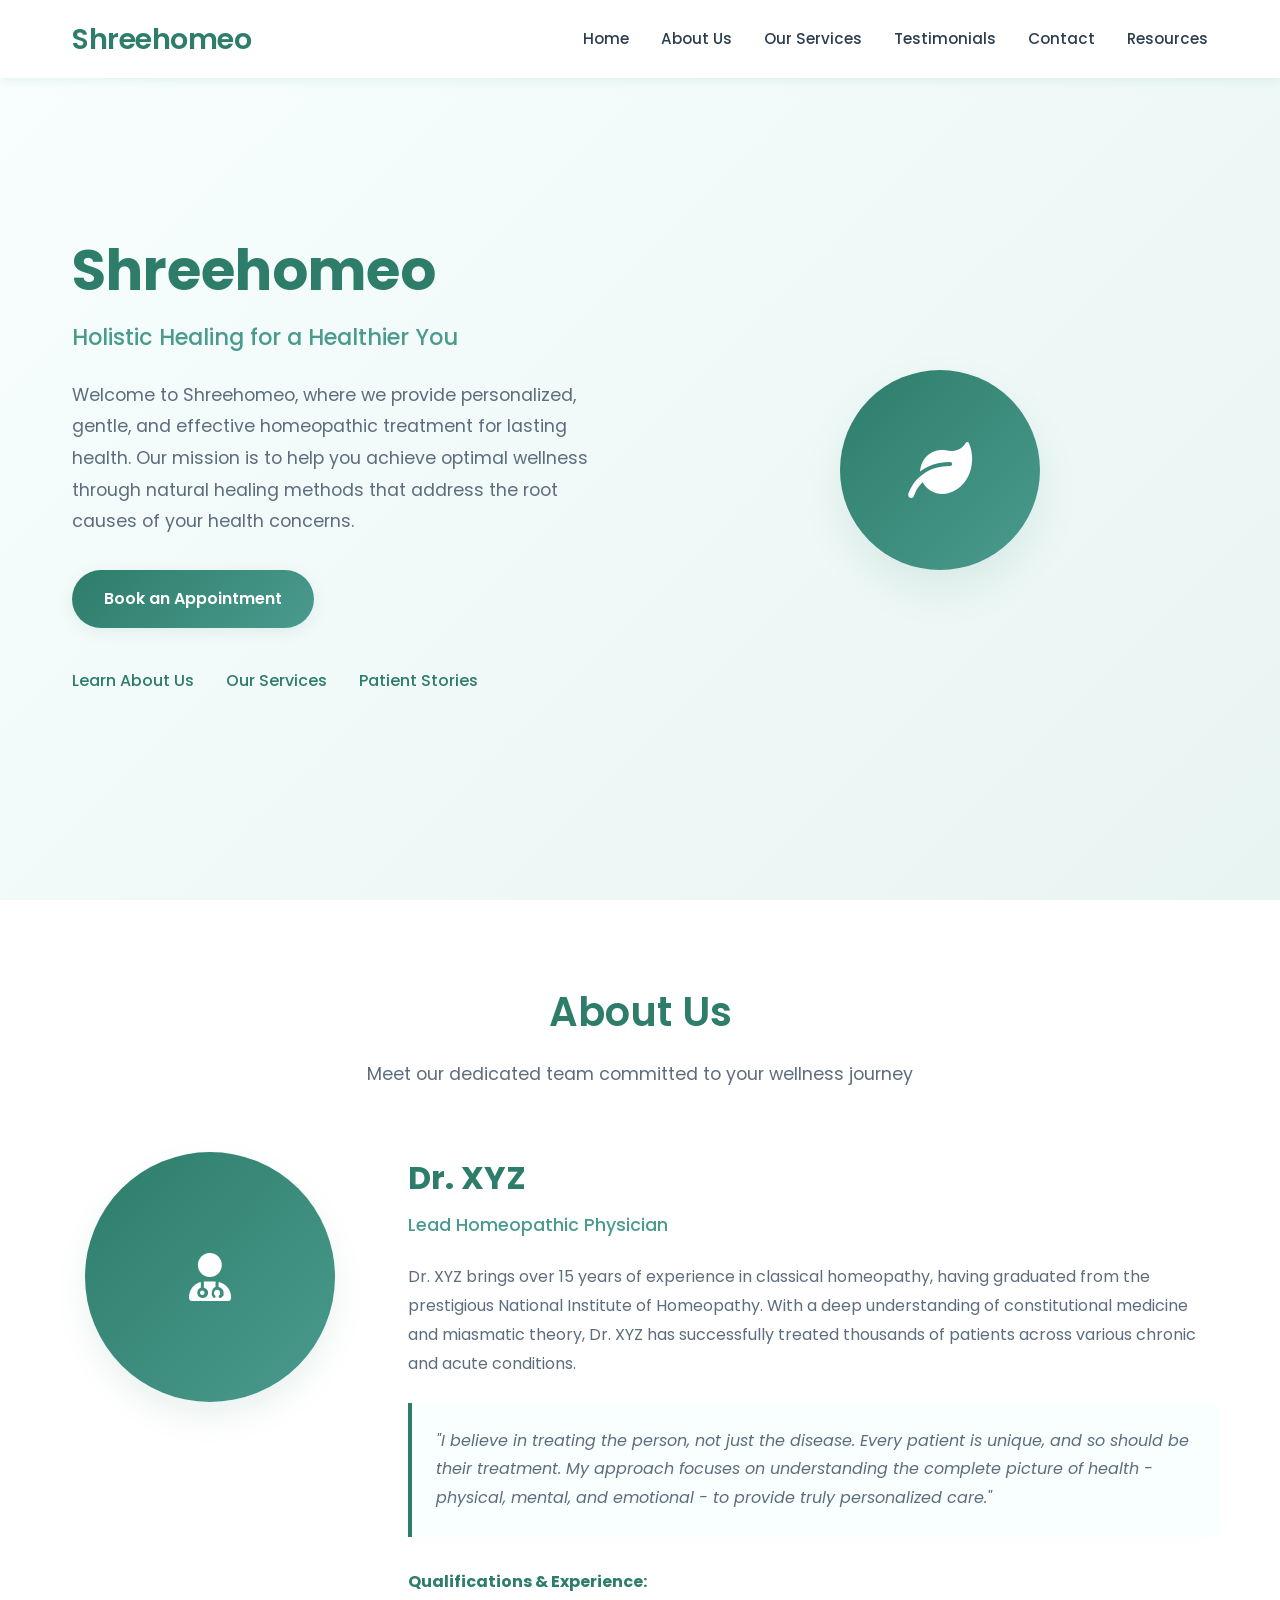
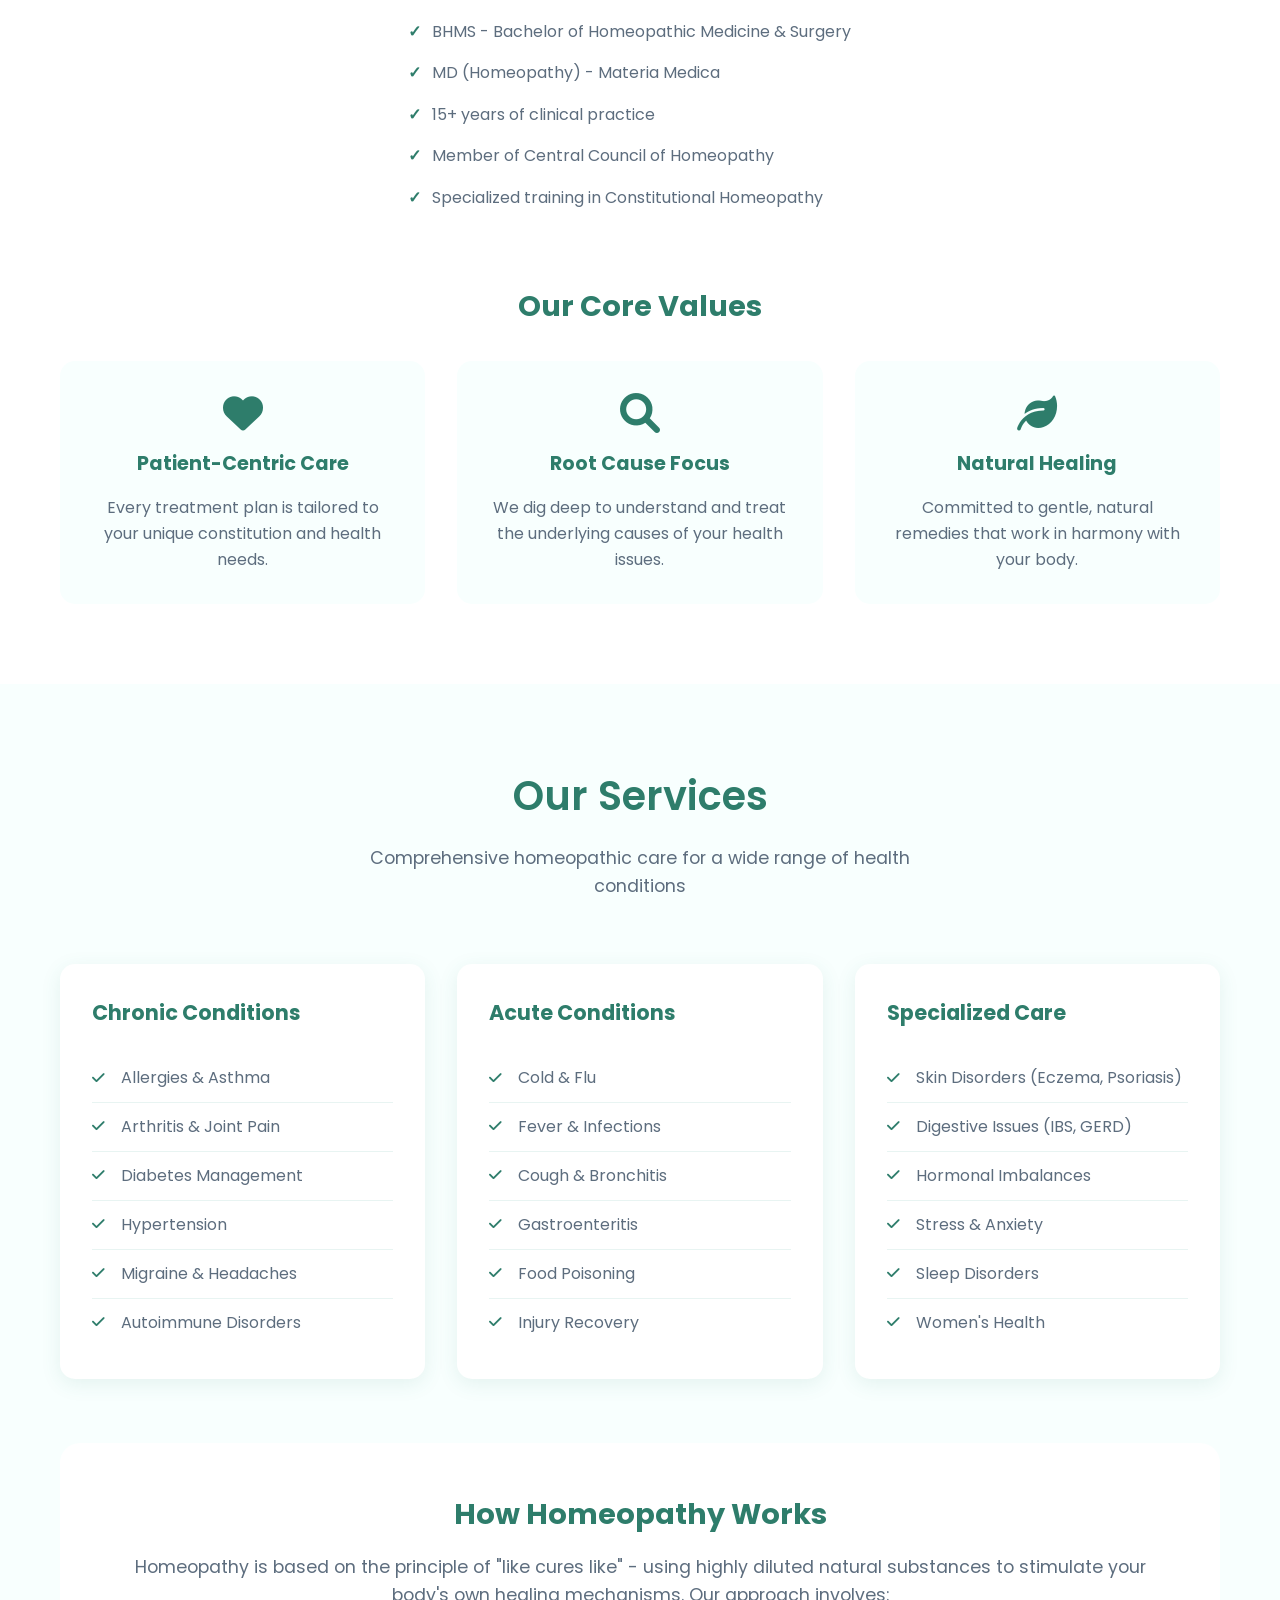
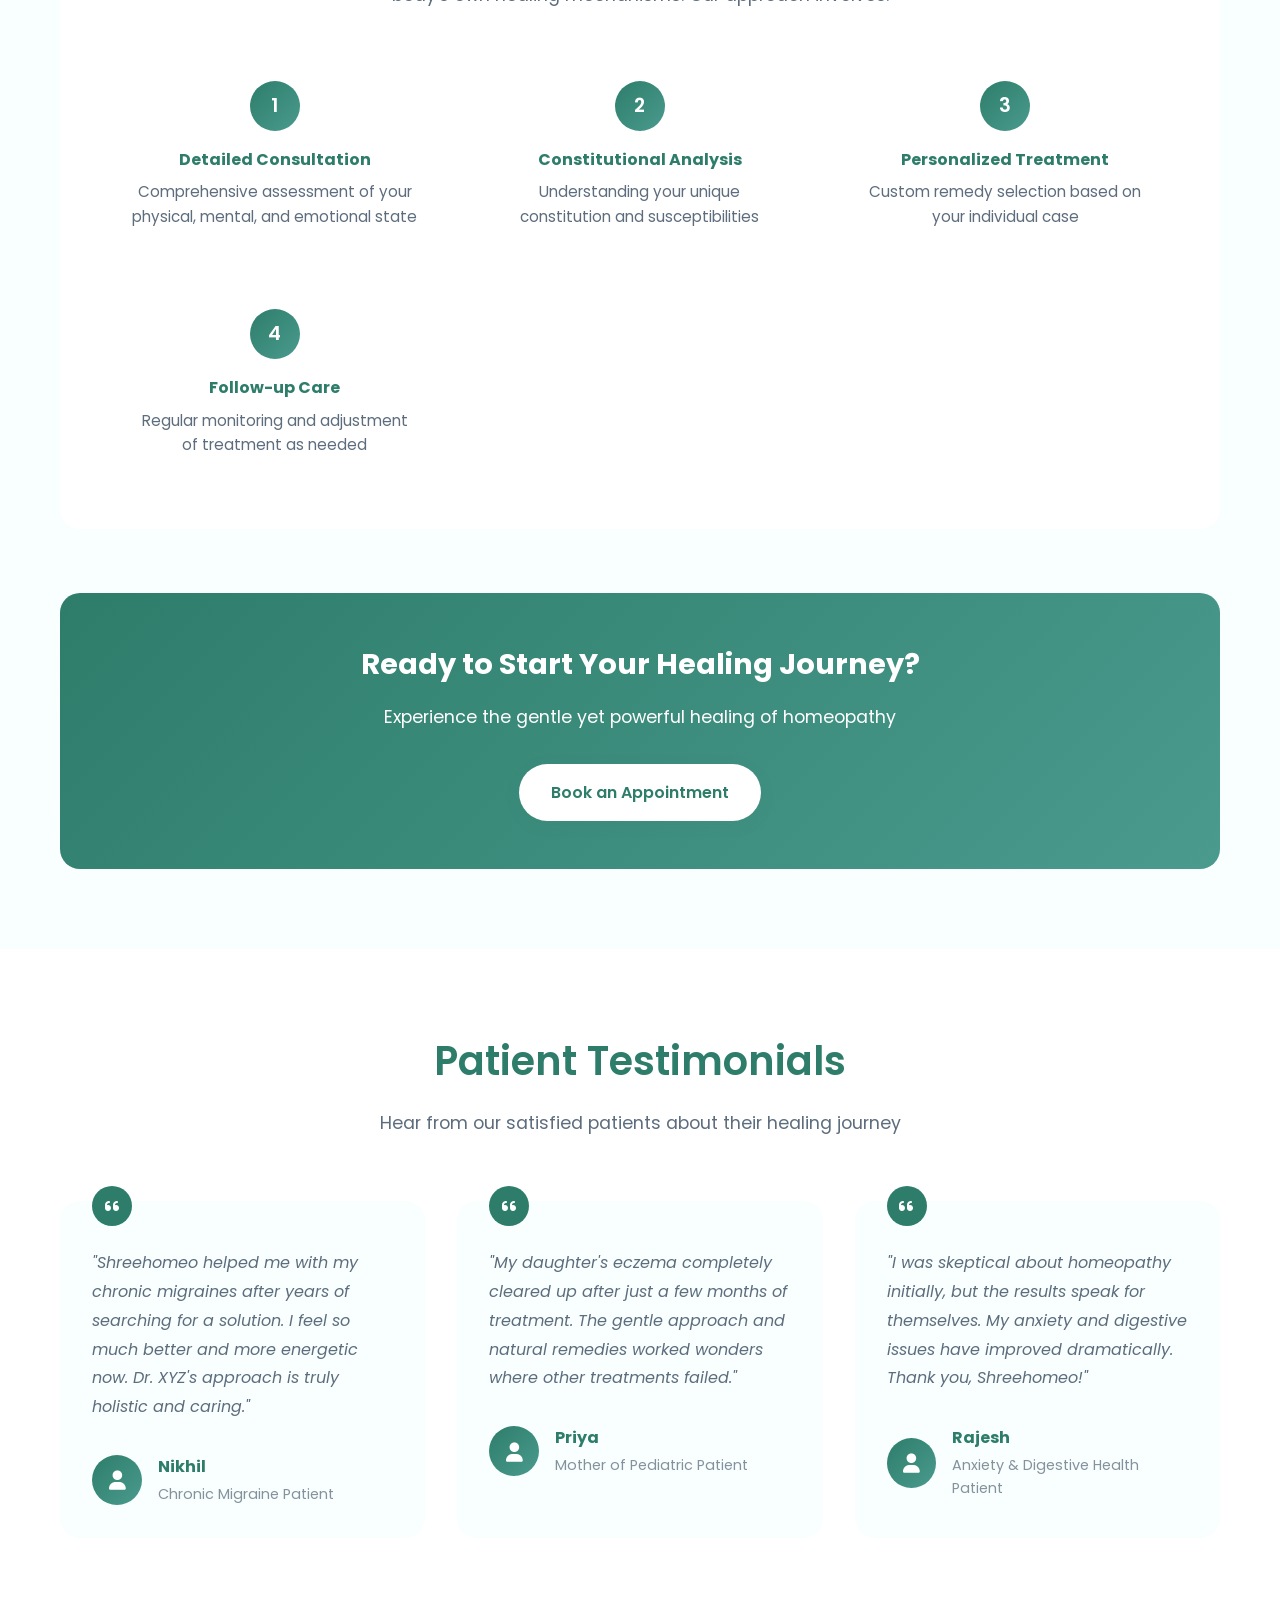
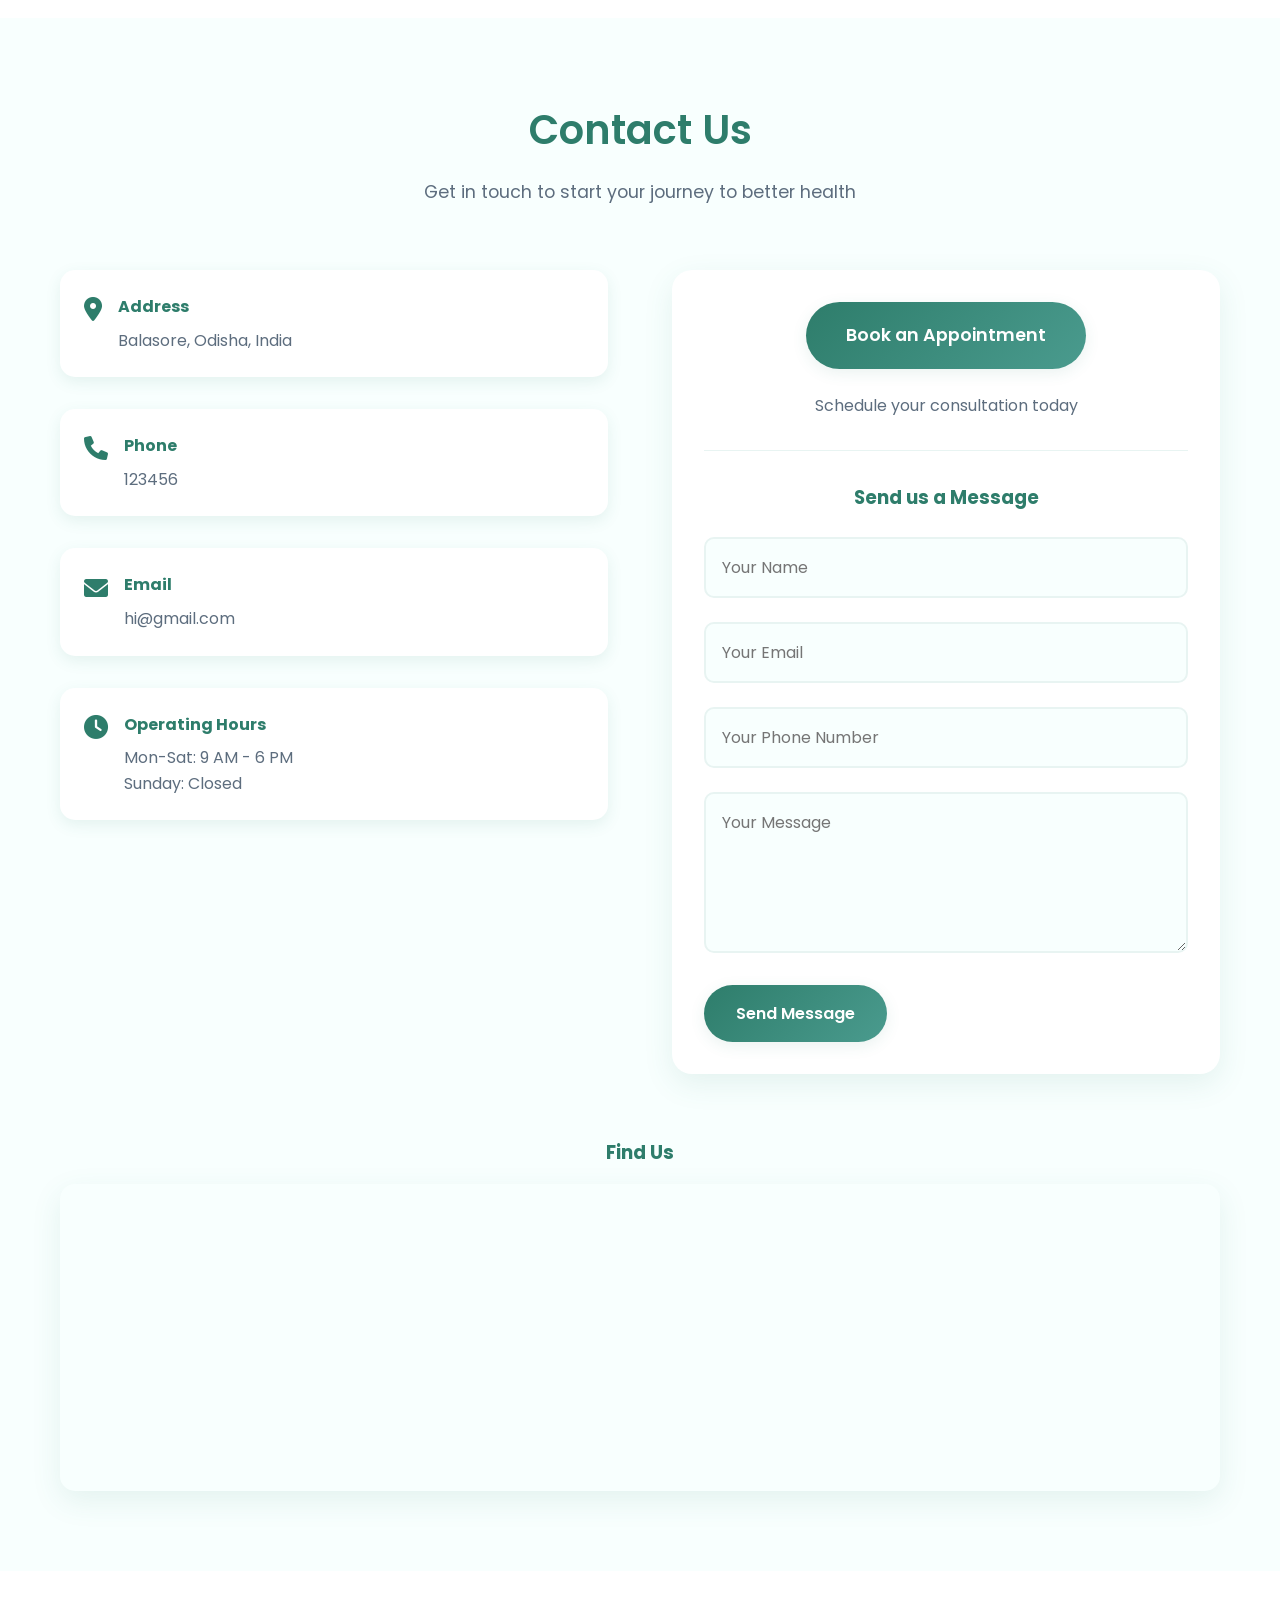
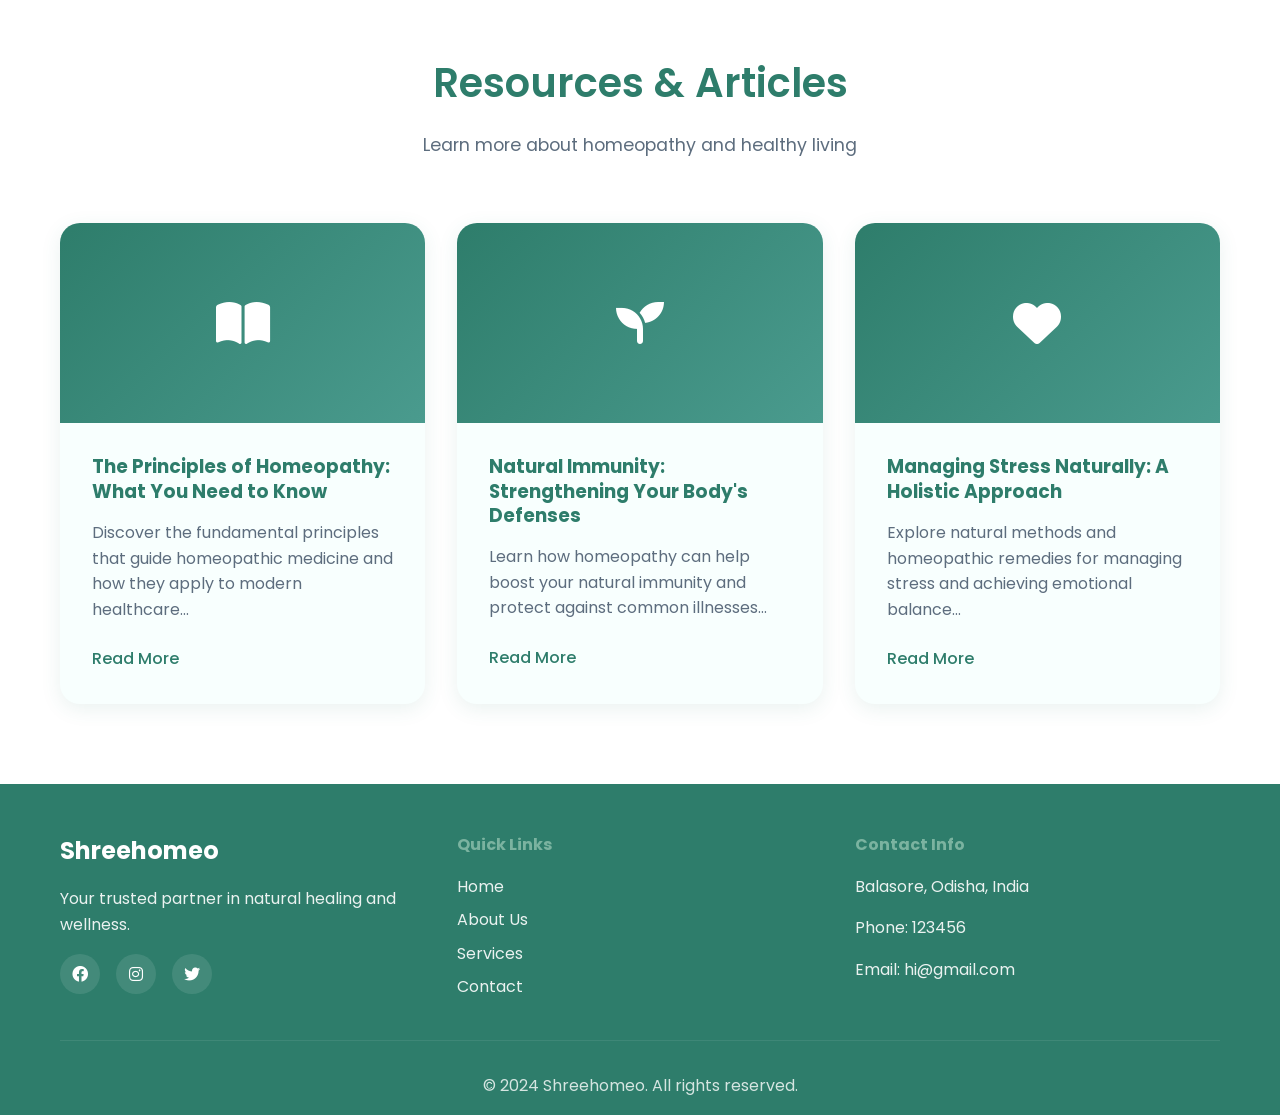
<file: index.html>
<!DOCTYPE html>
<html lang="en">
<head>
    <meta charset="UTF-8">
    <meta name="viewport" content="width=device-width, initial-scale=1.0">
    <title>Shreehomeo - Holistic Healing for a Healthier You</title>
    <link rel="stylesheet" href="styles.css">
    <link rel="preconnect" href="https://fonts.googleapis.com">
    <link rel="preconnect" href="https://fonts.gstatic.com" crossorigin>
    <link href="https://fonts.googleapis.com/css2?family=Poppins:wght@300;400;500;600;700&display=swap" rel="stylesheet">
    <link rel="stylesheet" href="https://cdnjs.cloudflare.com/ajax/libs/font-awesome/6.0.0/css/all.min.css">
</head>
<body>
    <!-- Navigation -->
    <nav class="navbar">
        <div class="nav-container">
            <div class="nav-logo">
                <h2>Shreehomeo</h2>
            </div>
            <ul class="nav-menu">
                <li><a href="#home" class="nav-link">Home</a></li>
                <li><a href="#about" class="nav-link">About Us</a></li>
                <li><a href="#services" class="nav-link">Our Services</a></li>
                <li><a href="#testimonials" class="nav-link">Testimonials</a></li>
                <li><a href="#contact" class="nav-link">Contact</a></li>
                <li><a href="#blog" class="nav-link">Resources</a></li>
            </ul>
            <div class="nav-toggle">
                <span class="bar"></span>
                <span class="bar"></span>
                <span class="bar"></span>
            </div>
        </div>
    </nav>

    <!-- Homepage Section -->
    <section id="home" class="hero">
        <div class="hero-container">
            <div class="hero-content">
                <h1 class="hero-title">Shreehomeo</h1>
                <p class="hero-tagline">Holistic Healing for a Healthier You</p>
                <p class="hero-description">
                    Welcome to Shreehomeo, where we provide personalized, gentle, and effective homeopathic treatment for lasting health. Our mission is to help you achieve optimal wellness through natural healing methods that address the root causes of your health concerns.
                </p>
                <a href="#contact" class="cta-button primary">Book an Appointment</a>
                <div class="hero-links">
                    <a href="#about" class="hero-link">Learn About Us</a>
                    <a href="#services" class="hero-link">Our Services</a>
                    <a href="#testimonials" class="hero-link">Patient Stories</a>
                </div>
            </div>
            <div class="hero-image">
                <div class="hero-icon">
                    <i class="fas fa-leaf"></i>
                </div>
            </div>
        </div>
    </section>

    <!-- About Us Section -->
    <section id="about" class="about">
        <div class="container">
            <div class="section-header">
                <h2>About Us</h2>
                <p>Meet our dedicated team committed to your wellness journey</p>
            </div>
            <div class="about-content">
                <div class="doctor-profile">
                    <div class="doctor-image">
                        <div class="doctor-placeholder">
                            <i class="fas fa-user-md"></i>
                        </div>
                    </div>
                    <div class="doctor-info">
                        <h3>Dr. XYZ</h3>
                        <p class="doctor-title">Lead Homeopathic Physician</p>
                        <p class="doctor-bio">
                            Dr. XYZ brings over 15 years of experience in classical homeopathy, having graduated from the prestigious National Institute of Homeopathy. With a deep understanding of constitutional medicine and miasmatic theory, Dr. XYZ has successfully treated thousands of patients across various chronic and acute conditions.
                        </p>
                        <p class="doctor-philosophy">
                            "I believe in treating the person, not just the disease. Every patient is unique, and so should be their treatment. My approach focuses on understanding the complete picture of health - physical, mental, and emotional - to provide truly personalized care."
                        </p>
                        <div class="qualifications">
                            <h4>Qualifications & Experience:</h4>
                            <ul>
                                <li>BHMS - Bachelor of Homeopathic Medicine & Surgery</li>
                                <li>MD (Homeopathy) - Materia Medica</li>
                                <li>15+ years of clinical practice</li>
                                <li>Member of Central Council of Homeopathy</li>
                                <li>Specialized training in Constitutional Homeopathy</li>
                            </ul>
                        </div>
                    </div>
                </div>
                <div class="clinic-values">
                    <h3>Our Core Values</h3>
                    <div class="values-grid">
                        <div class="value-item">
                            <i class="fas fa-heart"></i>
                            <h4>Patient-Centric Care</h4>
                            <p>Every treatment plan is tailored to your unique constitution and health needs.</p>
                        </div>
                        <div class="value-item">
                            <i class="fas fa-search"></i>
                            <h4>Root Cause Focus</h4>
                            <p>We dig deep to understand and treat the underlying causes of your health issues.</p>
                        </div>
                        <div class="value-item">
                            <i class="fas fa-leaf"></i>
                            <h4>Natural Healing</h4>
                            <p>Committed to gentle, natural remedies that work in harmony with your body.</p>
                        </div>
                    </div>
                </div>
            </div>
        </div>
    </section>

    <!-- Our Services Section -->
    <section id="services" class="services">
        <div class="container">
            <div class="section-header">
                <h2>Our Services</h2>
                <p>Comprehensive homeopathic care for a wide range of health conditions</p>
            </div>
            <div class="services-content">
                <div class="services-grid">
                    <div class="service-category">
                        <h3>Chronic Conditions</h3>
                        <ul>
                            <li><i class="fas fa-check"></i> Allergies & Asthma</li>
                            <li><i class="fas fa-check"></i> Arthritis & Joint Pain</li>
                            <li><i class="fas fa-check"></i> Diabetes Management</li>
                            <li><i class="fas fa-check"></i> Hypertension</li>
                            <li><i class="fas fa-check"></i> Migraine & Headaches</li>
                            <li><i class="fas fa-check"></i> Autoimmune Disorders</li>
                        </ul>
                    </div>
                    <div class="service-category">
                        <h3>Acute Conditions</h3>
                        <ul>
                            <li><i class="fas fa-check"></i> Cold & Flu</li>
                            <li><i class="fas fa-check"></i> Fever & Infections</li>
                            <li><i class="fas fa-check"></i> Cough & Bronchitis</li>
                            <li><i class="fas fa-check"></i> Gastroenteritis</li>
                            <li><i class="fas fa-check"></i> Food Poisoning</li>
                            <li><i class="fas fa-check"></i> Injury Recovery</li>
                        </ul>
                    </div>
                    <div class="service-category">
                        <h3>Specialized Care</h3>
                        <ul>
                            <li><i class="fas fa-check"></i> Skin Disorders (Eczema, Psoriasis)</li>
                            <li><i class="fas fa-check"></i> Digestive Issues (IBS, GERD)</li>
                            <li><i class="fas fa-check"></i> Hormonal Imbalances</li>
                            <li><i class="fas fa-check"></i> Stress & Anxiety</li>
                            <li><i class="fas fa-check"></i> Sleep Disorders</li>
                            <li><i class="fas fa-check"></i> Women's Health</li>
                        </ul>
                    </div>
                </div>
                <div class="treatment-process">
                    <h3>How Homeopathy Works</h3>
                    <p>Homeopathy is based on the principle of "like cures like" - using highly diluted natural substances to stimulate your body's own healing mechanisms. Our approach involves:</p>
                    <div class="process-steps">
                        <div class="step">
                            <div class="step-number">1</div>
                            <h4>Detailed Consultation</h4>
                            <p>Comprehensive assessment of your physical, mental, and emotional state</p>
                        </div>
                        <div class="step">
                            <div class="step-number">2</div>
                            <h4>Constitutional Analysis</h4>
                            <p>Understanding your unique constitution and susceptibilities</p>
                        </div>
                        <div class="step">
                            <div class="step-number">3</div>
                            <h4>Personalized Treatment</h4>
                            <p>Custom remedy selection based on your individual case</p>
                        </div>
                        <div class="step">
                            <div class="step-number">4</div>
                            <h4>Follow-up Care</h4>
                            <p>Regular monitoring and adjustment of treatment as needed</p>
                        </div>
                    </div>
                </div>
                <div class="services-cta">
                    <h3>Ready to Start Your Healing Journey?</h3>
                    <p>Experience the gentle yet powerful healing of homeopathy</p>
                    <a href="#contact" class="cta-button primary">Book an Appointment</a>
                </div>
            </div>
        </div>
    </section>

    <!-- Patient Testimonials Section -->
    <section id="testimonials" class="testimonials">
        <div class="container">
            <div class="section-header">
                <h2>Patient Testimonials</h2>
                <p>Hear from our satisfied patients about their healing journey</p>
            </div>
            <div class="testimonials-grid">
                <div class="testimonial">
                    <div class="testimonial-content">
                        <div class="quote-icon">
                            <i class="fas fa-quote-left"></i>
                        </div>
                        <p>"Shreehomeo helped me with my chronic migraines after years of searching for a solution. I feel so much better and more energetic now. Dr. XYZ's approach is truly holistic and caring."</p>
                    </div>
                    <div class="testimonial-author">
                        <div class="author-image">
                            <i class="fas fa-user"></i>
                        </div>
                        <div class="author-info">
                            <h4>Nikhil</h4>
                            <p>Chronic Migraine Patient</p>
                        </div>
                    </div>
                </div>
                <div class="testimonial">
                    <div class="testimonial-content">
                        <div class="quote-icon">
                            <i class="fas fa-quote-left"></i>
                        </div>
                        <p>"My daughter's eczema completely cleared up after just a few months of treatment. The gentle approach and natural remedies worked wonders where other treatments failed."</p>
                    </div>
                    <div class="testimonial-author">
                        <div class="author-image">
                            <i class="fas fa-user"></i>
                        </div>
                        <div class="author-info">
                            <h4>Priya</h4>
                            <p>Mother of Pediatric Patient</p>
                        </div>
                    </div>
                </div>
                <div class="testimonial">
                    <div class="testimonial-content">
                        <div class="quote-icon">
                            <i class="fas fa-quote-left"></i>
                        </div>
                        <p>"I was skeptical about homeopathy initially, but the results speak for themselves. My anxiety and digestive issues have improved dramatically. Thank you, Shreehomeo!"</p>
                    </div>
                    <div class="testimonial-author">
                        <div class="author-image">
                            <i class="fas fa-user"></i>
                        </div>
                        <div class="author-info">
                            <h4>Rajesh</h4>
                            <p>Anxiety & Digestive Health Patient</p>
                        </div>
                    </div>
                </div>
            </div>
        </div>
    </section>

    <!-- Contact Us Section -->
    <section id="contact" class="contact">
        <div class="container">
            <div class="section-header">
                <h2>Contact Us</h2>
                <p>Get in touch to start your journey to better health</p>
            </div>
            <div class="contact-content">
                <div class="contact-info">
                    <div class="contact-item">
                        <i class="fas fa-map-marker-alt"></i>
                        <div>
                            <h4>Address</h4>
                            <p>Balasore, Odisha, India</p>
                        </div>
                    </div>
                    <div class="contact-item">
                        <i class="fas fa-phone"></i>
                        <div>
                            <h4>Phone</h4>
                            <p>123456</p>
                        </div>
                    </div>
                    <div class="contact-item">
                        <i class="fas fa-envelope"></i>
                        <div>
                            <h4>Email</h4>
                            <p>hi@gmail.com</p>
                        </div>
                    </div>
                    <div class="contact-item">
                        <i class="fas fa-clock"></i>
                        <div>
                            <h4>Operating Hours</h4>
                            <p>Mon-Sat: 9 AM - 6 PM<br>Sunday: Closed</p>
                        </div>
                    </div>
                </div>
                <div class="contact-form-container">
                    <div class="appointment-cta">
                        <a href="#" class="cta-button primary large" id="bookAppointment">Book an Appointment</a>
                        <p>Schedule your consultation today</p>
                    </div>
                    <form class="contact-form" id="contactForm">
                        <h3>Send us a Message</h3>
                        <div class="form-group">
                            <input type="text" id="name" name="name" placeholder="Your Name" required>
                        </div>
                        <div class="form-group">
                            <input type="email" id="email" name="email" placeholder="Your Email" required>
                        </div>
                        <div class="form-group">
                            <input type="tel" id="phone" name="phone" placeholder="Your Phone Number" required>
                        </div>
                        <div class="form-group">
                            <textarea id="message" name="message" placeholder="Your Message" rows="5" required></textarea>
                        </div>
                        <button type="submit" class="cta-button primary">Send Message</button>
                    </form>
                </div>
            </div>
            <div class="map-container">
                <h3>Find Us</h3>
                <div class="map-placeholder">
                    <iframe 
                        src="https://www.google.com/maps/embed?pb=!1m18!1m12!1m3!1d119512.85382136706!2d86.83169842636719!3d21.49348970000001!2m3!1f0!2f0!3f0!3m2!1i1024!2i768!4f13.1!3m3!1m2!1s0x3a1d440bc1b0e9e7%3A0x3c84db4819bef2ec!2sBalasore%2C%20Odisha!5e0!3m2!1sen!2sin!4v1703123456789!5m2!1sen!2sin"
                        width="100%" 
                        height="300" 
                        style="border:0;" 
                        allowfullscreen="" 
                        loading="lazy" 
                        referrerpolicy="no-referrer-when-downgrade">
                    </iframe>
                </div>
            </div>
        </div>
    </section>

    <!-- Blog/Resources Section -->
    <section id="blog" class="blog">
        <div class="container">
            <div class="section-header">
                <h2>Resources & Articles</h2>
                <p>Learn more about homeopathy and healthy living</p>
            </div>
            <div class="blog-grid">
                <article class="blog-post">
                    <div class="blog-image">
                        <i class="fas fa-book-open"></i>
                    </div>
                    <div class="blog-content">
                        <h3>The Principles of Homeopathy: What You Need to Know</h3>
                        <p>Discover the fundamental principles that guide homeopathic medicine and how they apply to modern healthcare...</p>
                        <a href="#" class="read-more">Read More</a>
                    </div>
                </article>
                <article class="blog-post">
                    <div class="blog-image">
                        <i class="fas fa-seedling"></i>
                    </div>
                    <div class="blog-content">
                        <h3>Natural Immunity: Strengthening Your Body's Defenses</h3>
                        <p>Learn how homeopathy can help boost your natural immunity and protect against common illnesses...</p>
                        <a href="#" class="read-more">Read More</a>
                    </div>
                </article>
                <article class="blog-post">
                    <div class="blog-image">
                        <i class="fas fa-heart"></i>
                    </div>
                    <div class="blog-content">
                        <h3>Managing Stress Naturally: A Holistic Approach</h3>
                        <p>Explore natural methods and homeopathic remedies for managing stress and achieving emotional balance...</p>
                        <a href="#" class="read-more">Read More</a>
                    </div>
                </article>
            </div>
        </div>
    </section>

    <!-- Footer -->
    <footer class="footer">
        <div class="container">
            <div class="footer-content">
                <div class="footer-section">
                    <h3>Shreehomeo</h3>
                    <p>Your trusted partner in natural healing and wellness.</p>
                    <div class="social-links">
                        <a href="#"><i class="fab fa-facebook"></i></a>
                        <a href="#"><i class="fab fa-instagram"></i></a>
                        <a href="#"><i class="fab fa-twitter"></i></a>
                    </div>
                </div>
                <div class="footer-section">
                    <h4>Quick Links</h4>
                    <ul>
                        <li><a href="#home">Home</a></li>
                        <li><a href="#about">About Us</a></li>
                        <li><a href="#services">Services</a></li>
                        <li><a href="#contact">Contact</a></li>
                    </ul>
                </div>
                <div class="footer-section">
                    <h4>Contact Info</h4>
                    <p>Balasore, Odisha, India</p>
                    <p>Phone: 123456</p>
                    <p>Email: hi@gmail.com</p>
                </div>
            </div>
            <div class="footer-bottom">
                <p>&copy; 2024 Shreehomeo. All rights reserved.</p>
            </div>
        </div>
    </footer>

    <script src="script.js"></script>
</body>
</html>
</file>
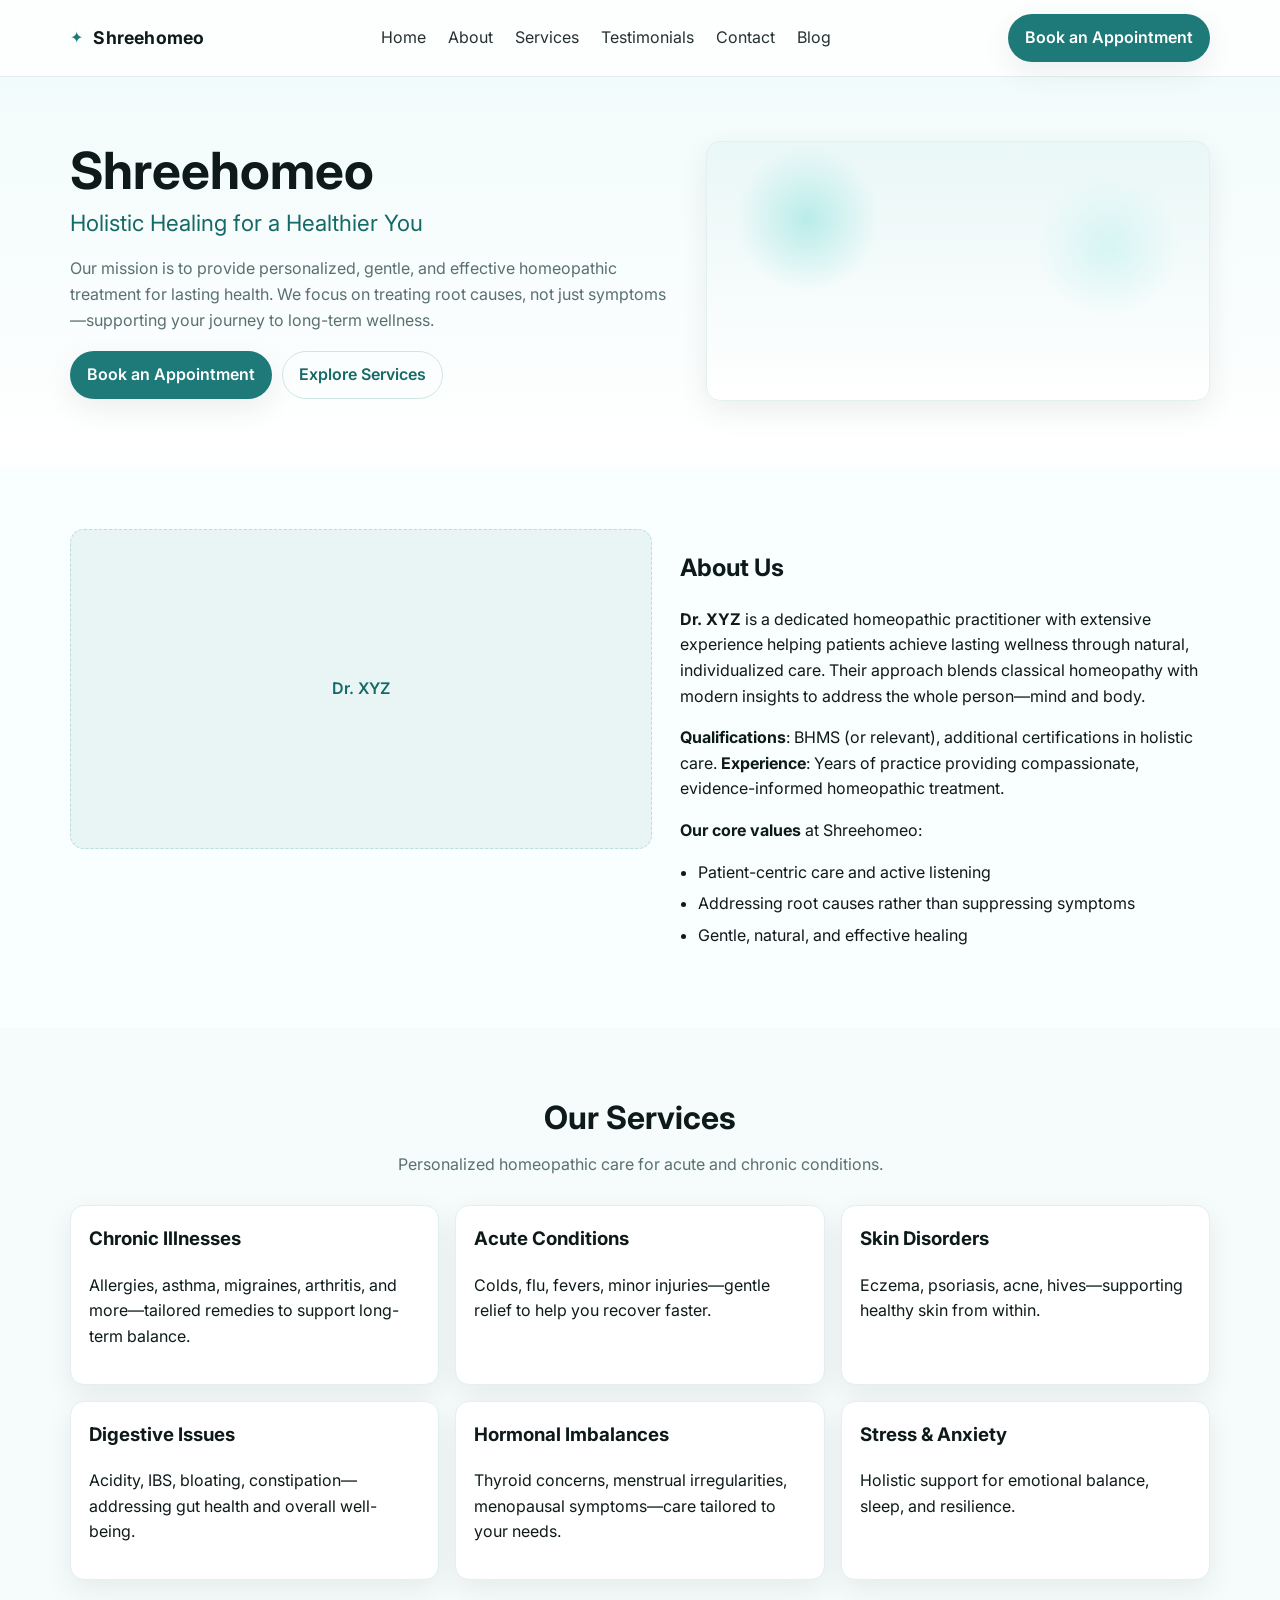
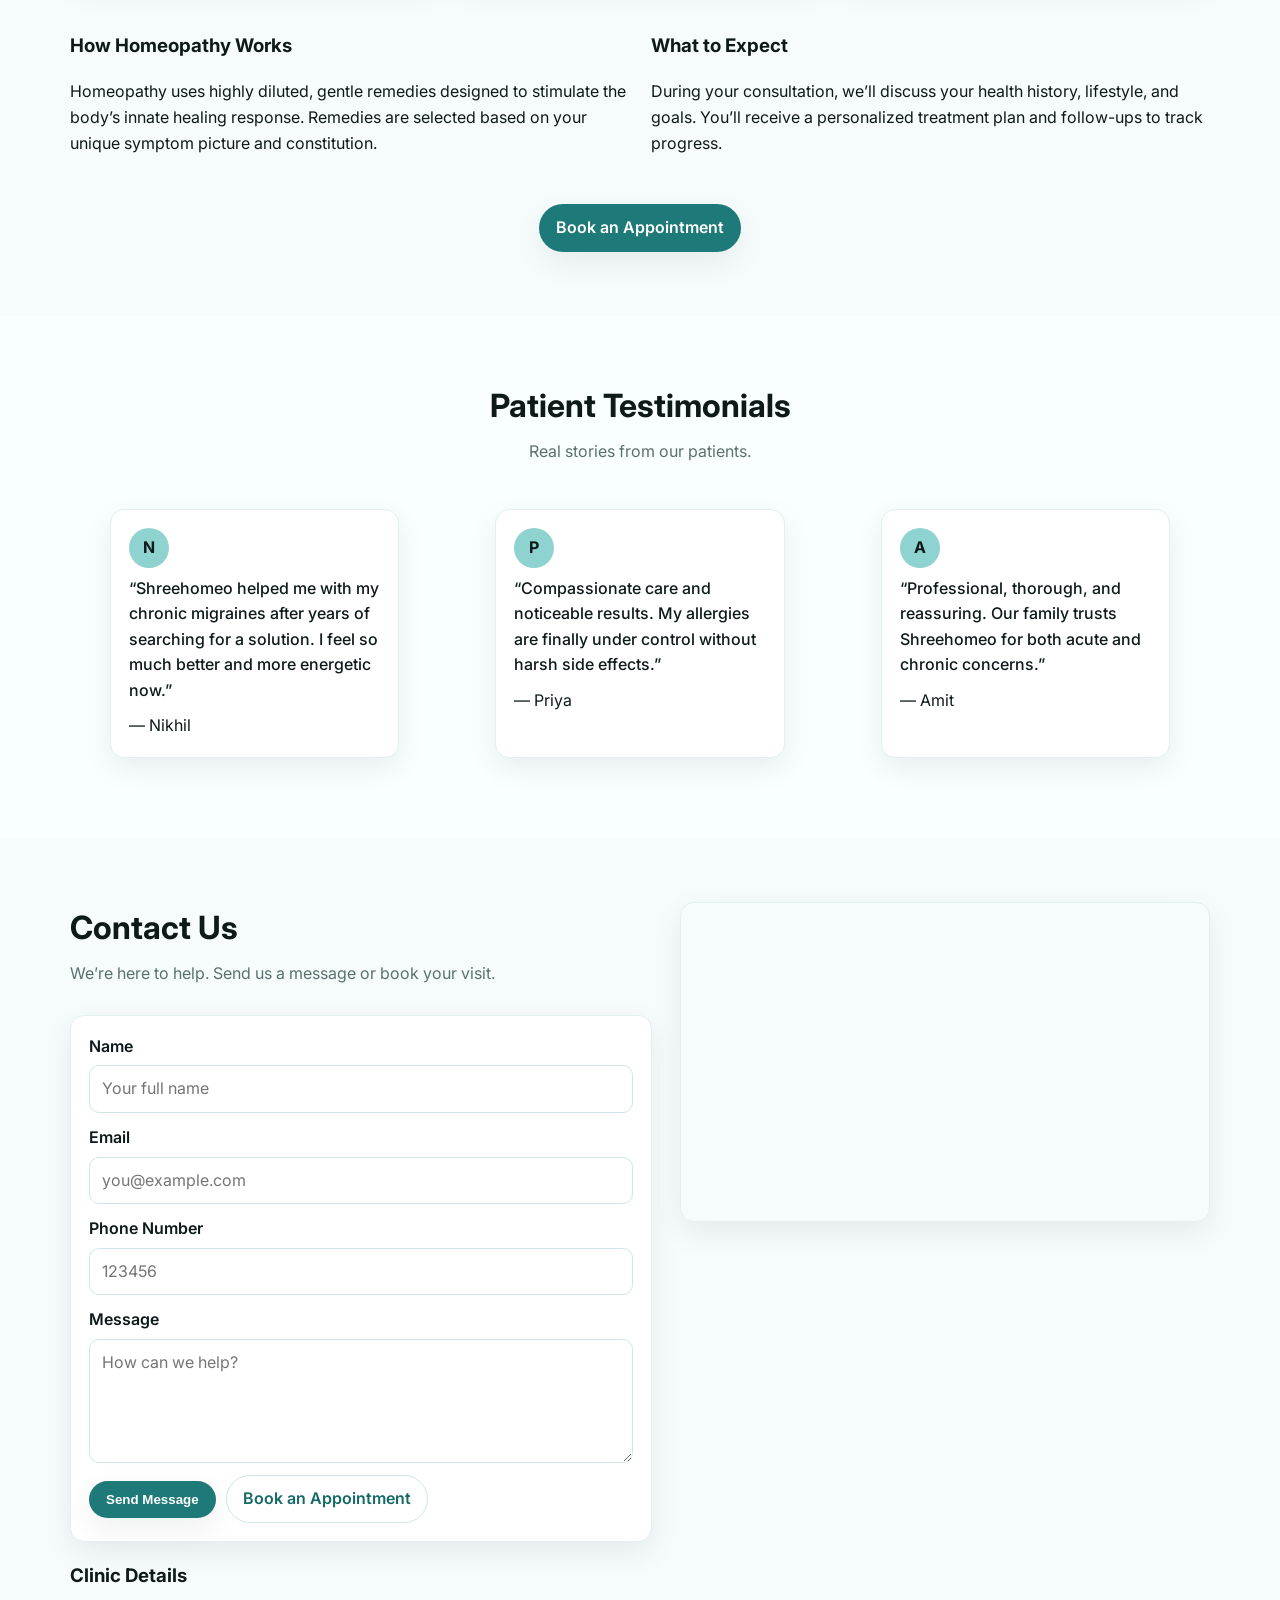
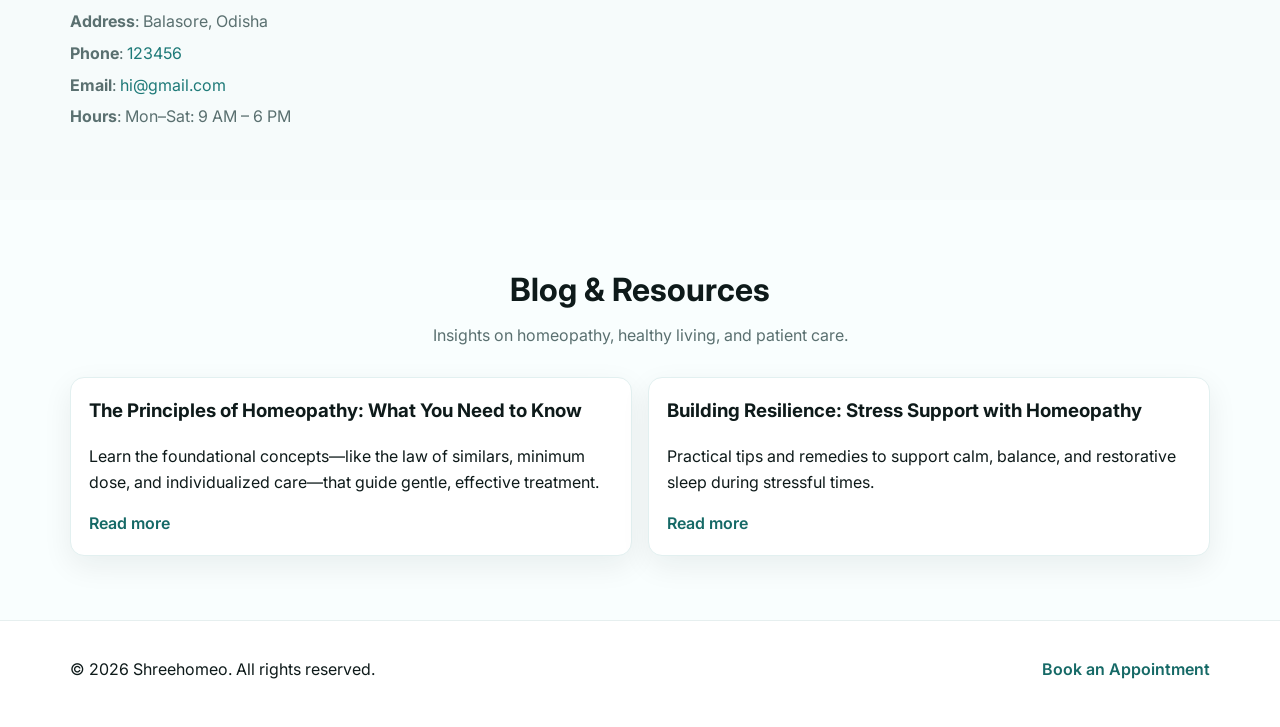
<file: shreehomeo/index.html>
<!DOCTYPE html>
<html lang="en">
<head>
  <meta charset="UTF-8" />
  <meta name="viewport" content="width=device-width, initial-scale=1" />
  <title>Shreehomeo | Homeopathy Clinic</title>
  <meta name="description" content="Shreehomeo Homeopathy Clinic – Holistic healing for a healthier you. Personalized, gentle, and effective homeopathic treatment for lasting health." />
  <link rel="preconnect" href="https://fonts.googleapis.com">
  <link rel="preconnect" href="https://fonts.gstatic.com" crossorigin>
  <link href="https://fonts.googleapis.com/css2?family=Inter:wght@300;400;500;600;700&display=swap" rel="stylesheet">
  <link rel="stylesheet" href="assets/css/style.css" />
</head>
<body>
  <header class="site-header" role="banner">
    <div class="container header-inner">
      <a class="logo" href="#home" aria-label="Shreehomeo home">
        <span class="logo-mark" aria-hidden="true">✦</span>
        <span class="logo-text">Shreehomeo</span>
      </a>
      <button class="nav-toggle" aria-label="Toggle navigation" aria-expanded="false">☰</button>
      <nav class="site-nav" role="navigation">
        <ul>
          <li><a href="#home">Home</a></li>
          <li><a href="#about">About</a></li>
          <li><a href="#services">Services</a></li>
          <li><a href="#testimonials">Testimonials</a></li>
          <li><a href="#contact">Contact</a></li>
          <li><a href="#blog">Blog</a></li>
        </ul>
      </nav>
      <a class="btn cta" href="booking.html">Book an Appointment</a>
    </div>
  </header>

  <main id="home" class="site-main">
    <!-- Hero -->
    <section class="section hero" aria-label="Shreehomeo hero">
      <div class="container hero-inner">
        <div class="hero-copy">
          <h1 class="hero-title">Shreehomeo</h1>
          <p class="hero-tagline">Holistic Healing for a Healthier You</p>
          <p class="hero-desc">Our mission is to provide personalized, gentle, and effective homeopathic treatment for lasting health. We focus on treating root causes, not just symptoms—supporting your journey to long-term wellness.</p>
          <div class="hero-actions">
            <a class="btn cta" href="booking.html">Book an Appointment</a>
            <a class="btn ghost" href="#services">Explore Services</a>
          </div>
        </div>
        <div class="hero-media" aria-hidden="true">
          <div class="hero-illustration"></div>
        </div>
      </div>
    </section>

    <!-- About -->
    <section id="about" class="section section-alt" aria-label="About Shreehomeo">
      <div class="container grid two-col">
        <div class="about-photo-wrap">
          <div class="photo-placeholder" role="img" aria-label="Headshot placeholder for Dr. XYZ">
            <span>Dr. XYZ</span>
          </div>
        </div>
        <div class="about-content">
          <h2>About Us</h2>
          <p><strong>Dr. XYZ</strong> is a dedicated homeopathic practitioner with extensive experience helping patients achieve lasting wellness through natural, individualized care. Their approach blends classical homeopathy with modern insights to address the whole person—mind and body.</p>
          <p><strong>Qualifications</strong>: BHMS (or relevant), additional certifications in holistic care. <strong>Experience</strong>: Years of practice providing compassionate, evidence-informed homeopathic treatment.</p>
          <p><strong>Our core values</strong> at Shreehomeo:
          </p>
          <ul class="checklist">
            <li>Patient-centric care and active listening</li>
            <li>Addressing root causes rather than suppressing symptoms</li>
            <li>Gentle, natural, and effective healing</li>
          </ul>
        </div>
      </div>
    </section>

    <!-- Services -->
    <section id="services" class="section" aria-label="Our services">
      <div class="container">
        <header class="section-header">
          <h2>Our Services</h2>
          <p>Personalized homeopathic care for acute and chronic conditions.</p>
        </header>
        <div class="services-grid">
          <article class="card">
            <h3>Chronic Illnesses</h3>
            <p>Allergies, asthma, migraines, arthritis, and more—tailored remedies to support long-term balance.</p>
          </article>
          <article class="card">
            <h3>Acute Conditions</h3>
            <p>Colds, flu, fevers, minor injuries—gentle relief to help you recover faster.</p>
          </article>
          <article class="card">
            <h3>Skin Disorders</h3>
            <p>Eczema, psoriasis, acne, hives—supporting healthy skin from within.</p>
          </article>
          <article class="card">
            <h3>Digestive Issues</h3>
            <p>Acidity, IBS, bloating, constipation—addressing gut health and overall well-being.</p>
          </article>
          <article class="card">
            <h3>Hormonal Imbalances</h3>
            <p>Thyroid concerns, menstrual irregularities, menopausal symptoms—care tailored to your needs.</p>
          </article>
          <article class="card">
            <h3>Stress & Anxiety</h3>
            <p>Holistic support for emotional balance, sleep, and resilience.</p>
          </article>
        </div>

        <div class="split two-col mt-32">
          <div>
            <h3>How Homeopathy Works</h3>
            <p>Homeopathy uses highly diluted, gentle remedies designed to stimulate the body’s innate healing response. Remedies are selected based on your unique symptom picture and constitution.</p>
          </div>
          <div>
            <h3>What to Expect</h3>
            <p>During your consultation, we’ll discuss your health history, lifestyle, and goals. You’ll receive a personalized treatment plan and follow-ups to track progress.</p>
          </div>
        </div>

        <div class="center mt-32">
          <a class="btn cta" href="booking.html">Book an Appointment</a>
        </div>
      </div>
    </section>

    <!-- Testimonials -->
    <section id="testimonials" class="section section-alt" aria-label="Patient testimonials">
      <div class="container">
        <header class="section-header">
          <h2>Patient Testimonials</h2>
          <p>Real stories from our patients.</p>
        </header>
        <div class="testimonials-grid">
          <figure class="testimonial">
            <div class="avatar" aria-hidden="true">N</div>
            <blockquote>
              “Shreehomeo helped me with my chronic migraines after years of searching for a solution. I feel so much better and more energetic now.”
            </blockquote>
            <figcaption>— Nikhil</figcaption>
          </figure>
          <figure class="testimonial">
            <div class="avatar" aria-hidden="true">P</div>
            <blockquote>
              “Compassionate care and noticeable results. My allergies are finally under control without harsh side effects.”
            </blockquote>
            <figcaption>— Priya</figcaption>
          </figure>
          <figure class="testimonial">
            <div class="avatar" aria-hidden="true">A</div>
            <blockquote>
              “Professional, thorough, and reassuring. Our family trusts Shreehomeo for both acute and chronic concerns.”
            </blockquote>
            <figcaption>— Amit</figcaption>
          </figure>
        </div>
      </div>
    </section>

    <!-- Contact -->
    <section id="contact" class="section" aria-label="Contact us">
      <div class="container grid two-col">
        <div>
          <header class="section-header left">
            <h2>Contact Us</h2>
            <p>We’re here to help. Send us a message or book your visit.</p>
          </header>
          <form class="contact-form" name="contact" aria-label="Contact form">
            <div class="form-row">
              <label for="name">Name</label>
              <input id="name" name="name" type="text" placeholder="Your full name" required />
            </div>
            <div class="form-row">
              <label for="email">Email</label>
              <input id="email" name="email" type="email" placeholder="you@example.com" required />
            </div>
            <div class="form-row">
              <label for="phone">Phone Number</label>
              <input id="phone" name="phone" type="tel" placeholder="123456" />
            </div>
            <div class="form-row">
              <label for="message">Message</label>
              <textarea id="message" name="message" rows="4" placeholder="How can we help?" required></textarea>
            </div>
            <div class="form-actions">
              <button type="submit" class="btn cta">Send Message</button>
              <a class="btn ghost" href="booking.html">Book an Appointment</a>
            </div>
          </form>

          <div class="contact-details">
            <h3>Clinic Details</h3>
            <ul>
              <li><strong>Address</strong>: Balasore, Odisha</li>
              <li><strong>Phone</strong>: <a href="tel:123456">123456</a></li>
              <li><strong>Email</strong>: <a href="mailto:hi@gmail.com">hi@gmail.com</a></li>
              <li><strong>Hours</strong>: Mon–Sat: 9 AM – 6 PM</li>
            </ul>
          </div>
        </div>
        <div>
          <div class="map-wrap" aria-label="Map to clinic location">
            <iframe title="Shreehomeo Location Map" src="https://www.google.com/maps?q=Balasore%2C%20Odisha&output=embed" allowfullscreen="" loading="lazy" referrerpolicy="no-referrer-when-downgrade"></iframe>
          </div>
        </div>
      </div>
    </section>

    <!-- Blog / Resources -->
    <section id="blog" class="section section-alt" aria-label="Blog and resources">
      <div class="container">
        <header class="section-header">
          <h2>Blog & Resources</h2>
          <p>Insights on homeopathy, healthy living, and patient care.</p>
        </header>
        <div class="blog-grid">
          <article class="card blog-card">
            <h3>The Principles of Homeopathy: What You Need to Know</h3>
            <p>Learn the foundational concepts—like the law of similars, minimum dose, and individualized care—that guide gentle, effective treatment.</p>
            <a class="text-link" href="#">Read more</a>
          </article>
          <article class="card blog-card">
            <h3>Building Resilience: Stress Support with Homeopathy</h3>
            <p>Practical tips and remedies to support calm, balance, and restorative sleep during stressful times.</p>
            <a class="text-link" href="#">Read more</a>
          </article>
        </div>
      </div>
    </section>
  </main>

  <footer class="site-footer" role="contentinfo">
    <div class="container footer-inner">
      <p>© <span id="year"></span> Shreehomeo. All rights reserved.</p>
      <a class="text-link" href="booking.html">Book an Appointment</a>
    </div>
  </footer>

  <script src="assets/js/main.js"></script>
</body>
</html>
</file>
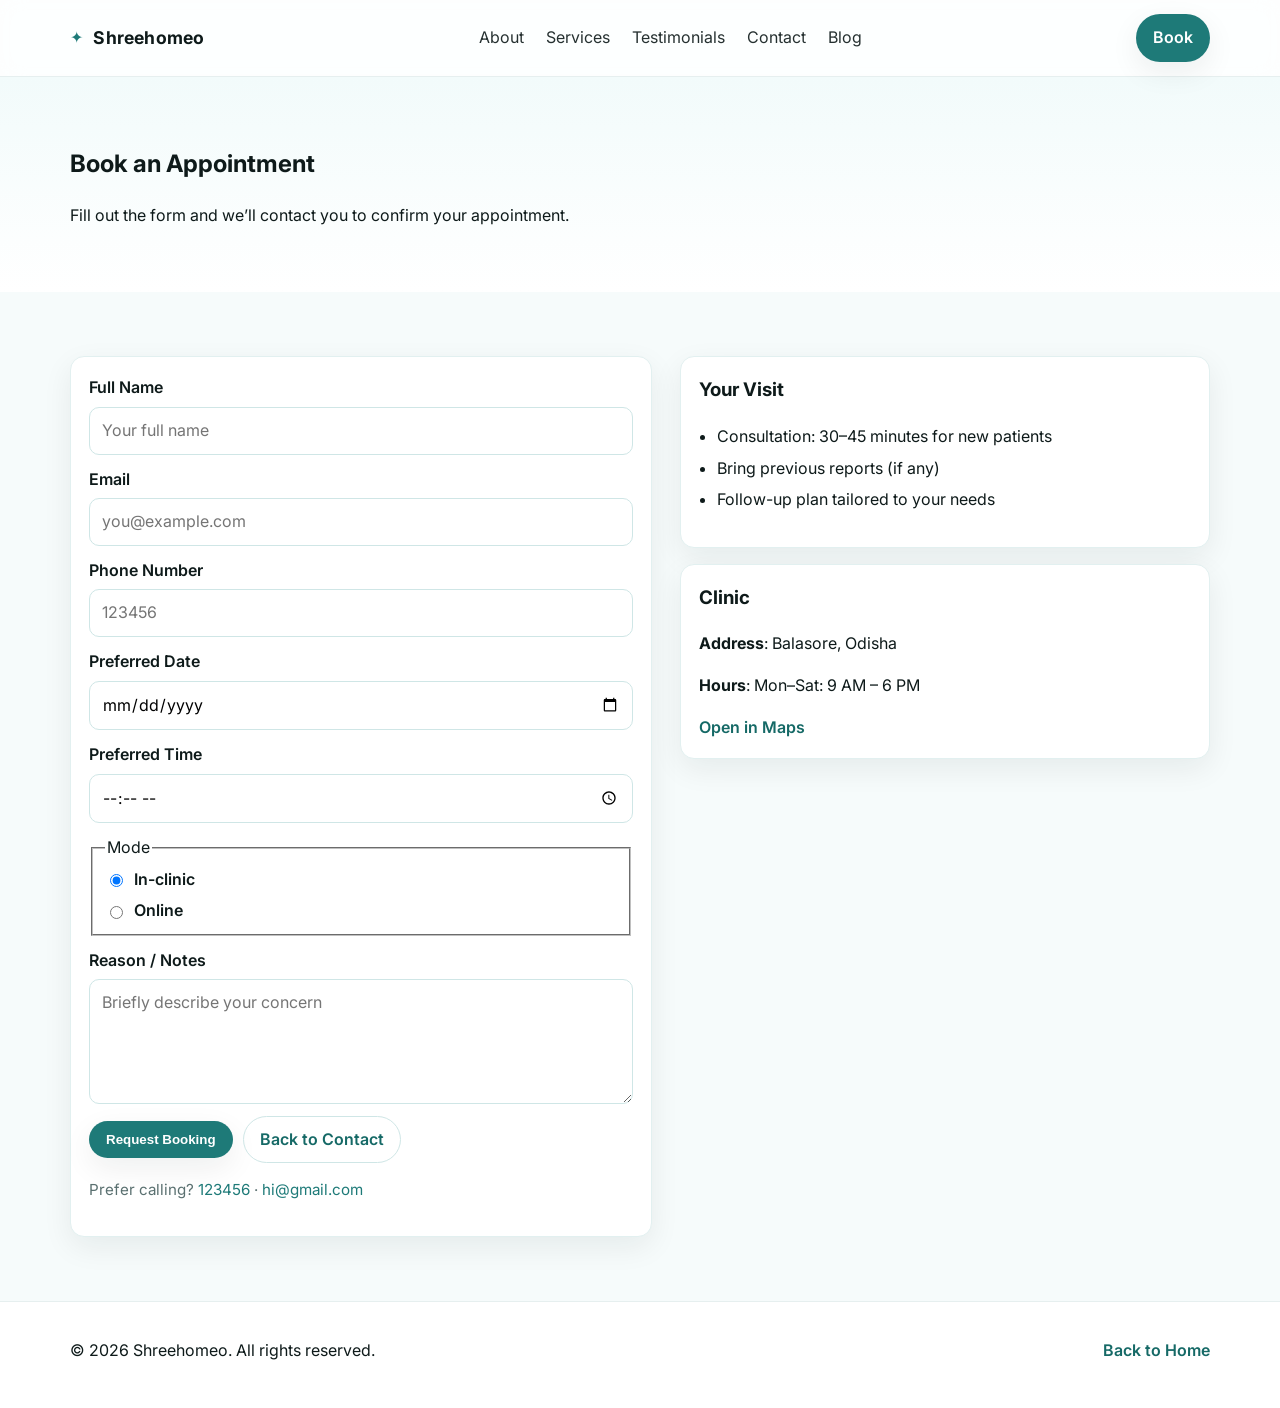
<file: shreehomeo/booking.html>
<!DOCTYPE html>
<html lang="en">
<head>
  <meta charset="UTF-8" />
  <meta name="viewport" content="width=device-width, initial-scale=1" />
  <title>Book an Appointment | Shreehomeo</title>
  <meta name="description" content="Book your appointment at Shreehomeo Homeopathy Clinic." />
  <link rel="preconnect" href="https://fonts.googleapis.com">
  <link rel="preconnect" href="https://fonts.gstatic.com" crossorigin>
  <link href="https://fonts.googleapis.com/css2?family=Inter:wght@300;400;500;600;700&display=swap" rel="stylesheet">
  <link rel="stylesheet" href="assets/css/style.css" />
</head>
<body>
  <header class="site-header" role="banner">
    <div class="container header-inner">
      <a class="logo" href="index.html#home" aria-label="Shreehomeo home">
        <span class="logo-mark" aria-hidden="true">✦</span>
        <span class="logo-text">Shreehomeo</span>
      </a>
      <button class="nav-toggle" aria-label="Toggle navigation" aria-expanded="false">☰</button>
      <nav class="site-nav" role="navigation">
        <ul>
          <li><a href="index.html#about">About</a></li>
          <li><a href="index.html#services">Services</a></li>
          <li><a href="index.html#testimonials">Testimonials</a></li>
          <li><a href="index.html#contact">Contact</a></li>
          <li><a href="index.html#blog">Blog</a></li>
        </ul>
      </nav>
      <a class="btn cta" href="booking.html" aria-current="page">Book</a>
    </div>
  </header>

  <main class="site-main">
    <section class="section hero compact" aria-label="Booking">
      <div class="container">
        <h1>Book an Appointment</h1>
        <p>Fill out the form and we’ll contact you to confirm your appointment.</p>
      </div>
    </section>

    <section class="section" aria-label="Appointment form">
      <div class="container grid two-col">
        <form class="contact-form" name="booking" id="booking-form">
          <div class="form-row">
            <label for="b-name">Full Name</label>
            <input id="b-name" name="name" type="text" placeholder="Your full name" required />
          </div>
          <div class="form-row">
            <label for="b-email">Email</label>
            <input id="b-email" name="email" type="email" placeholder="you@example.com" required />
          </div>
          <div class="form-row">
            <label for="b-phone">Phone Number</label>
            <input id="b-phone" name="phone" type="tel" placeholder="123456" required />
          </div>
          <div class="form-row">
            <label for="b-date">Preferred Date</label>
            <input id="b-date" name="date" type="date" required />
          </div>
          <div class="form-row">
            <label for="b-time">Preferred Time</label>
            <input id="b-time" name="time" type="time" />
          </div>
          <fieldset class="form-row">
            <legend>Mode</legend>
            <label class="inline">
              <input type="radio" name="mode" value="In-clinic" checked /> In-clinic
            </label>
            <label class="inline">
              <input type="radio" name="mode" value="Online" /> Online
            </label>
          </fieldset>
          <div class="form-row">
            <label for="b-message">Reason / Notes</label>
            <textarea id="b-message" name="message" rows="4" placeholder="Briefly describe your concern"></textarea>
          </div>
          <div class="form-actions">
            <button type="submit" class="btn cta">Request Booking</button>
            <a class="btn ghost" href="index.html#contact">Back to Contact</a>
          </div>
          <p class="form-hint">Prefer calling? <a href="tel:123456">123456</a> · <a href="mailto:hi@gmail.com">hi@gmail.com</a></p>
        </form>

        <aside>
          <div class="card">
            <h3>Your Visit</h3>
            <ul class="checklist">
              <li>Consultation: 30–45 minutes for new patients</li>
              <li>Bring previous reports (if any)</li>
              <li>Follow-up plan tailored to your needs</li>
            </ul>
          </div>
          <div class="card mt-16">
            <h3>Clinic</h3>
            <p><strong>Address</strong>: Balasore, Odisha</p>
            <p><strong>Hours</strong>: Mon–Sat: 9 AM – 6 PM</p>
            <a class="text-link" href="https://www.google.com/maps?q=Balasore%2C%20Odisha" target="_blank" rel="noopener">Open in Maps</a>
          </div>
        </aside>
      </div>
    </section>
  </main>

  <footer class="site-footer" role="contentinfo">
    <div class="container footer-inner">
      <p>© <span id="year"></span> Shreehomeo. All rights reserved.</p>
      <a class="text-link" href="index.html#home">Back to Home</a>
    </div>
  </footer>

  <script src="assets/js/main.js"></script>
</body>
</html>
</file>
<file: styles.css>
/* Reset and Base Styles */
* {
    margin: 0;
    padding: 0;
    box-sizing: border-box;
}

body {
    font-family: 'Poppins', sans-serif;
    line-height: 1.6;
    color: #333;
    overflow-x: hidden;
}

html {
    scroll-behavior: smooth;
}

/* Color Palette */
:root {
    --primary-color: #2E7D6B;      /* Calming teal green */
    --secondary-color: #4A9B8E;    /* Lighter teal */
    --accent-color: #7BB3A0;       /* Soft mint */
    --text-primary: #2C3E50;       /* Dark blue-gray */
    --text-secondary: #5D6D7E;     /* Medium gray */
    --text-light: #85929E;         /* Light gray */
    --background-light: #F8FFFE;   /* Very light mint */
    --background-white: #FFFFFF;
    --border-color: #E8F4F2;       /* Light teal border */
    --shadow-color: rgba(46, 125, 107, 0.1);
    --gradient-primary: linear-gradient(135deg, #2E7D6B 0%, #4A9B8E 100%);
    --gradient-light: linear-gradient(135deg, #F8FFFE 0%, #E8F4F2 100%);
}

/* Container */
.container {
    max-width: 1200px;
    margin: 0 auto;
    padding: 0 20px;
}

/* Navigation */
.navbar {
    background: var(--background-white);
    box-shadow: 0 2px 10px var(--shadow-color);
    position: fixed;
    top: 0;
    width: 100%;
    z-index: 1000;
    transition: all 0.3s ease;
}

.nav-container {
    display: flex;
    justify-content: space-between;
    align-items: center;
    padding: 1rem 2rem;
    max-width: 1200px;
    margin: 0 auto;
}

.nav-logo h2 {
    color: var(--primary-color);
    font-weight: 600;
    font-size: 1.8rem;
    letter-spacing: -0.5px;
}

.nav-menu {
    display: flex;
    list-style: none;
    gap: 2rem;
}

.nav-link {
    text-decoration: none;
    color: var(--text-primary);
    font-weight: 500;
    font-size: 0.95rem;
    transition: color 0.3s ease;
    position: relative;
}

.nav-link:hover {
    color: var(--primary-color);
}

.nav-link::after {
    content: '';
    position: absolute;
    bottom: -5px;
    left: 0;
    width: 0;
    height: 2px;
    background: var(--primary-color);
    transition: width 0.3s ease;
}

.nav-link:hover::after {
    width: 100%;
}

/* Mobile Navigation Toggle */
.nav-toggle {
    display: none;
    flex-direction: column;
    cursor: pointer;
}

.bar {
    width: 25px;
    height: 3px;
    background: var(--primary-color);
    margin: 3px 0;
    transition: 0.3s;
}

/* Hero Section */
.hero {
    background: var(--gradient-light);
    padding: 120px 0 80px;
    min-height: 100vh;
    display: flex;
    align-items: center;
}

.hero-container {
    display: grid;
    grid-template-columns: 1fr 1fr;
    gap: 4rem;
    align-items: center;
    max-width: 1200px;
    margin: 0 auto;
    padding: 0 2rem;
}

.hero-title {
    font-size: 3.5rem;
    font-weight: 700;
    color: var(--primary-color);
    margin-bottom: 1rem;
    line-height: 1.2;
}

.hero-tagline {
    font-size: 1.4rem;
    color: var(--secondary-color);
    font-weight: 500;
    margin-bottom: 1.5rem;
}

.hero-description {
    font-size: 1.1rem;
    color: var(--text-secondary);
    margin-bottom: 2rem;
    line-height: 1.8;
}

.hero-links {
    display: flex;
    gap: 2rem;
    margin-top: 2rem;
}

.hero-link {
    color: var(--primary-color);
    text-decoration: none;
    font-weight: 500;
    padding: 0.5rem 0;
    border-bottom: 2px solid transparent;
    transition: border-color 0.3s ease;
}

.hero-link:hover {
    border-bottom-color: var(--primary-color);
}

.hero-image {
    display: flex;
    justify-content: center;
    align-items: center;
}

.hero-icon {
    background: var(--gradient-primary);
    width: 200px;
    height: 200px;
    border-radius: 50%;
    display: flex;
    align-items: center;
    justify-content: center;
    box-shadow: 0 20px 40px var(--shadow-color);
}

.hero-icon i {
    font-size: 4rem;
    color: white;
}

/* Call-to-Action Buttons */
.cta-button {
    display: inline-block;
    padding: 1rem 2rem;
    border-radius: 50px;
    text-decoration: none;
    font-weight: 600;
    transition: all 0.3s ease;
    border: none;
    cursor: pointer;
    font-family: inherit;
    font-size: 1rem;
    text-align: center;
}

.cta-button.primary {
    background: var(--gradient-primary);
    color: white;
    box-shadow: 0 4px 15px var(--shadow-color);
}

.cta-button.primary:hover {
    transform: translateY(-2px);
    box-shadow: 0 8px 25px var(--shadow-color);
}

.cta-button.large {
    padding: 1.2rem 2.5rem;
    font-size: 1.1rem;
    margin-bottom: 1rem;
}

/* Section Headers */
.section-header {
    text-align: center;
    margin-bottom: 4rem;
}

.section-header h2 {
    font-size: 2.5rem;
    color: var(--primary-color);
    font-weight: 600;
    margin-bottom: 1rem;
}

.section-header p {
    font-size: 1.1rem;
    color: var(--text-secondary);
    max-width: 600px;
    margin: 0 auto;
}

/* About Section */
.about {
    padding: 80px 0;
    background: var(--background-white);
}

.about-content {
    display: grid;
    gap: 4rem;
}

.doctor-profile {
    display: grid;
    grid-template-columns: 300px 1fr;
    gap: 3rem;
    align-items: start;
}

.doctor-image {
    display: flex;
    justify-content: center;
}

.doctor-placeholder {
    width: 250px;
    height: 250px;
    border-radius: 50%;
    background: var(--gradient-primary);
    display: flex;
    align-items: center;
    justify-content: center;
    box-shadow: 0 15px 30px var(--shadow-color);
}

.doctor-placeholder i {
    font-size: 3rem;
    color: white;
}

.doctor-info h3 {
    font-size: 2rem;
    color: var(--primary-color);
    margin-bottom: 0.5rem;
}

.doctor-title {
    color: var(--secondary-color);
    font-weight: 500;
    margin-bottom: 1.5rem;
    font-size: 1.1rem;
}

.doctor-bio, .doctor-philosophy {
    color: var(--text-secondary);
    margin-bottom: 1.5rem;
    line-height: 1.8;
}

.doctor-philosophy {
    font-style: italic;
    padding: 1.5rem;
    background: var(--background-light);
    border-left: 4px solid var(--primary-color);
    border-radius: 0 8px 8px 0;
}

.qualifications {
    margin-top: 2rem;
}

.qualifications h4 {
    color: var(--primary-color);
    margin-bottom: 1rem;
}

.qualifications ul {
    list-style: none;
}

.qualifications li {
    padding: 0.5rem 0;
    padding-left: 1.5rem;
    position: relative;
    color: var(--text-secondary);
}

.qualifications li::before {
    content: '✓';
    position: absolute;
    left: 0;
    color: var(--primary-color);
    font-weight: bold;
}

/* Clinic Values */
.clinic-values h3 {
    font-size: 1.8rem;
    color: var(--primary-color);
    margin-bottom: 2rem;
    text-align: center;
}

.values-grid {
    display: grid;
    grid-template-columns: repeat(auto-fit, minmax(300px, 1fr));
    gap: 2rem;
}

.value-item {
    text-align: center;
    padding: 2rem;
    background: var(--background-light);
    border-radius: 15px;
    transition: transform 0.3s ease;
}

.value-item:hover {
    transform: translateY(-5px);
}

.value-item i {
    font-size: 2.5rem;
    color: var(--primary-color);
    margin-bottom: 1rem;
}

.value-item h4 {
    color: var(--primary-color);
    margin-bottom: 1rem;
    font-size: 1.2rem;
}

.value-item p {
    color: var(--text-secondary);
    line-height: 1.6;
}

/* Services Section */
.services {
    padding: 80px 0;
    background: var(--background-light);
}

.services-grid {
    display: grid;
    grid-template-columns: repeat(auto-fit, minmax(350px, 1fr));
    gap: 2rem;
    margin-bottom: 4rem;
}

.service-category {
    background: var(--background-white);
    padding: 2rem;
    border-radius: 15px;
    box-shadow: 0 5px 20px var(--shadow-color);
}

.service-category h3 {
    color: var(--primary-color);
    margin-bottom: 1.5rem;
    font-size: 1.3rem;
}

.service-category ul {
    list-style: none;
}

.service-category li {
    padding: 0.7rem 0;
    display: flex;
    align-items: center;
    color: var(--text-secondary);
    border-bottom: 1px solid var(--border-color);
}

.service-category li:last-child {
    border-bottom: none;
}

.service-category li i {
    color: var(--primary-color);
    margin-right: 1rem;
    font-size: 0.9rem;
}

/* Treatment Process */
.treatment-process {
    margin: 4rem 0;
    padding: 3rem;
    background: var(--background-white);
    border-radius: 20px;
}

.treatment-process h3 {
    color: var(--primary-color);
    font-size: 1.8rem;
    margin-bottom: 1rem;
    text-align: center;
}

.treatment-process > p {
    text-align: center;
    color: var(--text-secondary);
    margin-bottom: 3rem;
    font-size: 1.1rem;
}

.process-steps {
    display: grid;
    grid-template-columns: repeat(auto-fit, minmax(250px, 1fr));
    gap: 2rem;
}

.step {
    text-align: center;
    padding: 1.5rem;
}

.step-number {
    width: 50px;
    height: 50px;
    border-radius: 50%;
    background: var(--gradient-primary);
    color: white;
    display: flex;
    align-items: center;
    justify-content: center;
    margin: 0 auto 1rem;
    font-weight: 600;
    font-size: 1.2rem;
}

.step h4 {
    color: var(--primary-color);
    margin-bottom: 0.5rem;
}

.step p {
    color: var(--text-secondary);
    font-size: 0.95rem;
}

/* Services CTA */
.services-cta {
    text-align: center;
    padding: 3rem;
    background: var(--gradient-primary);
    border-radius: 20px;
    color: white;
}

.services-cta h3 {
    font-size: 1.8rem;
    margin-bottom: 1rem;
}

.services-cta p {
    margin-bottom: 2rem;
    font-size: 1.1rem;
}

.services-cta .cta-button {
    background: white;
    color: var(--primary-color);
}

.services-cta .cta-button:hover {
    background: var(--background-light);
}

/* Testimonials Section */
.testimonials {
    padding: 80px 0;
    background: var(--background-white);
}

.testimonials-grid {
    display: grid;
    grid-template-columns: repeat(auto-fit, minmax(350px, 1fr));
    gap: 2rem;
}

.testimonial {
    background: var(--background-light);
    padding: 2rem;
    border-radius: 20px;
    position: relative;
    transition: transform 0.3s ease;
}

.testimonial:hover {
    transform: translateY(-5px);
}

.quote-icon {
    position: absolute;
    top: -15px;
    left: 2rem;
    background: var(--primary-color);
    width: 40px;
    height: 40px;
    border-radius: 50%;
    display: flex;
    align-items: center;
    justify-content: center;
}

.quote-icon i {
    color: white;
    font-size: 1rem;
}

.testimonial-content {
    margin-bottom: 2rem;
    padding-top: 1rem;
}

.testimonial-content p {
    color: var(--text-secondary);
    font-style: italic;
    line-height: 1.8;
    font-size: 1rem;
}

.testimonial-author {
    display: flex;
    align-items: center;
    gap: 1rem;
}

.author-image {
    width: 50px;
    height: 50px;
    border-radius: 50%;
    background: var(--gradient-primary);
    display: flex;
    align-items: center;
    justify-content: center;
}

.author-image i {
    color: white;
    font-size: 1.2rem;
}

.author-info h4 {
    color: var(--primary-color);
    margin-bottom: 0.2rem;
}

.author-info p {
    color: var(--text-light);
    font-size: 0.9rem;
}

/* Contact Section */
.contact {
    padding: 80px 0;
    background: var(--background-light);
}

.contact-content {
    display: grid;
    grid-template-columns: 1fr 1fr;
    gap: 4rem;
    margin-bottom: 4rem;
}

.contact-info {
    display: flex;
    flex-direction: column;
    gap: 2rem;
}

.contact-item {
    display: flex;
    align-items: flex-start;
    gap: 1rem;
    padding: 1.5rem;
    background: var(--background-white);
    border-radius: 15px;
    box-shadow: 0 5px 15px var(--shadow-color);
}

.contact-item i {
    font-size: 1.5rem;
    color: var(--primary-color);
    margin-top: 0.2rem;
}

.contact-item h4 {
    color: var(--primary-color);
    margin-bottom: 0.5rem;
}

.contact-item p {
    color: var(--text-secondary);
    line-height: 1.6;
}

/* Contact Form */
.contact-form-container {
    background: var(--background-white);
    padding: 2rem;
    border-radius: 20px;
    box-shadow: 0 10px 30px var(--shadow-color);
}

.appointment-cta {
    text-align: center;
    margin-bottom: 2rem;
    padding-bottom: 2rem;
    border-bottom: 1px solid var(--border-color);
}

.appointment-cta p {
    color: var(--text-secondary);
    margin-top: 0.5rem;
}

.contact-form h3 {
    color: var(--primary-color);
    margin-bottom: 1.5rem;
    text-align: center;
}

.form-group {
    margin-bottom: 1.5rem;
}

.form-group input,
.form-group textarea {
    width: 100%;
    padding: 1rem;
    border: 2px solid var(--border-color);
    border-radius: 10px;
    font-family: inherit;
    font-size: 1rem;
    transition: border-color 0.3s ease;
    background: var(--background-light);
}

.form-group input:focus,
.form-group textarea:focus {
    outline: none;
    border-color: var(--primary-color);
}

.form-group textarea {
    resize: vertical;
    min-height: 120px;
}

/* Map Container */
.map-container {
    margin-top: 3rem;
}

.map-container h3 {
    color: var(--primary-color);
    margin-bottom: 1rem;
    text-align: center;
}

.map-placeholder {
    border-radius: 15px;
    overflow: hidden;
    box-shadow: 0 10px 30px var(--shadow-color);
}

/* Blog Section */
.blog {
    padding: 80px 0;
    background: var(--background-white);
}

.blog-grid {
    display: grid;
    grid-template-columns: repeat(auto-fit, minmax(350px, 1fr));
    gap: 2rem;
}

.blog-post {
    background: var(--background-light);
    border-radius: 20px;
    overflow: hidden;
    transition: transform 0.3s ease;
    box-shadow: 0 5px 20px var(--shadow-color);
}

.blog-post:hover {
    transform: translateY(-5px);
}

.blog-image {
    height: 200px;
    background: var(--gradient-primary);
    display: flex;
    align-items: center;
    justify-content: center;
}

.blog-image i {
    font-size: 3rem;
    color: white;
}

.blog-content {
    padding: 2rem;
}

.blog-content h3 {
    color: var(--primary-color);
    margin-bottom: 1rem;
    line-height: 1.3;
}

.blog-content p {
    color: var(--text-secondary);
    margin-bottom: 1.5rem;
    line-height: 1.6;
}

.read-more {
    color: var(--primary-color);
    text-decoration: none;
    font-weight: 500;
    border-bottom: 2px solid transparent;
    transition: border-color 0.3s ease;
}

.read-more:hover {
    border-bottom-color: var(--primary-color);
}

/* Footer */
.footer {
    background: var(--primary-color);
    color: white;
    padding: 3rem 0 1rem;
}

.footer-content {
    display: grid;
    grid-template-columns: repeat(auto-fit, minmax(250px, 1fr));
    gap: 2rem;
    margin-bottom: 2rem;
}

.footer-section h3 {
    margin-bottom: 1rem;
    font-size: 1.5rem;
}

.footer-section h4 {
    margin-bottom: 1rem;
    color: var(--accent-color);
}

.footer-section p {
    margin-bottom: 1rem;
    opacity: 0.9;
}

.footer-section ul {
    list-style: none;
}

.footer-section ul li {
    margin-bottom: 0.5rem;
}

.footer-section ul li a {
    color: white;
    text-decoration: none;
    opacity: 0.9;
    transition: opacity 0.3s ease;
}

.footer-section ul li a:hover {
    opacity: 1;
}

.social-links {
    display: flex;
    gap: 1rem;
    margin-top: 1rem;
}

.social-links a {
    width: 40px;
    height: 40px;
    background: rgba(255, 255, 255, 0.1);
    border-radius: 50%;
    display: flex;
    align-items: center;
    justify-content: center;
    color: white;
    text-decoration: none;
    transition: background 0.3s ease;
}

.social-links a:hover {
    background: rgba(255, 255, 255, 0.2);
}

.footer-bottom {
    text-align: center;
    padding-top: 2rem;
    border-top: 1px solid rgba(255, 255, 255, 0.1);
    opacity: 0.8;
}

/* Responsive Design */
@media (max-width: 768px) {
    /* Navigation */
    .nav-menu {
        position: fixed;
        left: -100%;
        top: 70px;
        flex-direction: column;
        background-color: var(--background-white);
        width: 100%;
        text-align: center;
        transition: 0.3s;
        box-shadow: 0 10px 27px var(--shadow-color);
        padding: 2rem 0;
    }

    .nav-menu.active {
        left: 0;
    }

    .nav-menu li {
        margin: 1rem 0;
    }

    .nav-toggle {
        display: flex;
    }

    .nav-toggle.active .bar:nth-child(2) {
        opacity: 0;
    }

    .nav-toggle.active .bar:nth-child(1) {
        transform: translateY(8px) rotate(45deg);
    }

    .nav-toggle.active .bar:nth-child(3) {
        transform: translateY(-8px) rotate(-45deg);
    }

    /* Hero Section */
    .hero-container {
        grid-template-columns: 1fr;
        text-align: center;
        gap: 2rem;
    }

    .hero-title {
        font-size: 2.5rem;
    }

    .hero-tagline {
        font-size: 1.2rem;
    }

    .hero-links {
        justify-content: center;
        flex-wrap: wrap;
    }

    .hero-icon {
        width: 150px;
        height: 150px;
    }

    .hero-icon i {
        font-size: 3rem;
    }

    /* About Section */
    .doctor-profile {
        grid-template-columns: 1fr;
        text-align: center;
        gap: 2rem;
    }

    .doctor-placeholder {
        width: 200px;
        height: 200px;
    }

    .values-grid {
        grid-template-columns: 1fr;
    }

    /* Services */
    .services-grid {
        grid-template-columns: 1fr;
    }

    .process-steps {
        grid-template-columns: 1fr;
    }

    /* Testimonials */
    .testimonials-grid {
        grid-template-columns: 1fr;
    }

    /* Contact */
    .contact-content {
        grid-template-columns: 1fr;
        gap: 2rem;
    }

    /* Blog */
    .blog-grid {
        grid-template-columns: 1fr;
    }

    /* Typography */
    .section-header h2 {
        font-size: 2rem;
    }

    .container {
        padding: 0 1rem;
    }
}

@media (max-width: 480px) {
    .hero-title {
        font-size: 2rem;
    }

    .hero-tagline {
        font-size: 1rem;
    }

    .hero-description {
        font-size: 1rem;
    }

    .cta-button {
        padding: 0.8rem 1.5rem;
        font-size: 0.9rem;
    }

    .section-header h2 {
        font-size: 1.8rem;
    }

    .doctor-placeholder {
        width: 150px;
        height: 150px;
    }

    .hero-icon {
        width: 120px;
        height: 120px;
    }

    .hero-icon i {
        font-size: 2rem;
    }
}

/* Smooth scrolling and animations */
@keyframes fadeInUp {
    from {
        opacity: 0;
        transform: translateY(30px);
    }
    to {
        opacity: 1;
        transform: translateY(0);
    }
}

.hero-content,
.section-header,
.value-item,
.service-category,
.testimonial,
.blog-post {
    animation: fadeInUp 0.6s ease-out;
}

/* Loading states */
.contact-form button[type="submit"]:disabled {
    background: var(--text-light);
    cursor: not-allowed;
}

/* Focus states for accessibility */
.cta-button:focus,
.nav-link:focus,
input:focus,
textarea:focus {
    outline: 2px solid var(--primary-color);
    outline-offset: 2px;
}

/* Print styles */
@media print {
    .navbar,
    .footer,
    .cta-button,
    .contact-form {
        display: none;
    }
    
    body {
        color: black;
        background: white;
    }
}
</file>
<file: shreehomeo/assets/css/style.css>
/* Shreehomeo Styles */
:root {
  --bg: #f6fbfb;
  --surface: #ffffff;
  --text: #0e1a1a;
  --muted: #5a7070;
  --primary: #1e7a78; /* calming teal */
  --primary-600: #156966;
  --accent: #8fd3d1;
  --ring: rgba(30, 122, 120, 0.35);
  --card: #ffffff;
  --shadow: 0 10px 30px rgba(14, 26, 26, 0.07);
  --radius: 14px;
}

* { box-sizing: border-box; }
html, body { height: 100%; }
body {
  margin: 0;
  font-family: 'Inter', system-ui, -apple-system, Segoe UI, Roboto, Helvetica, Arial, 'Apple Color Emoji', 'Segoe UI Emoji';
  color: var(--text);
  background: var(--bg);
  line-height: 1.6;
}

img { max-width: 100%; display: block; }
a { color: var(--primary); text-decoration: none; }
a:hover { text-decoration: underline; }

.container {
  width: min(1140px, 92%);
  margin-inline: auto;
}

/* Header */
.site-header {
  position: sticky;
  top: 0;
  z-index: 50;
  background: rgba(255,255,255,0.8);
  backdrop-filter: saturate(180%) blur(12px);
  border-bottom: 1px solid #e6efef;
}
.header-inner {
  display: flex;
  align-items: center;
  justify-content: space-between;
  padding: 14px 0;
}
.logo { display: inline-flex; align-items: center; gap: 10px; font-weight: 700; color: var(--text); }
.logo-mark { color: var(--primary); }
.logo-text { font-size: 1.1rem; letter-spacing: 0.2px; }

.site-nav ul {
  display: flex; align-items: center; gap: 22px; list-style: none; margin: 0; padding: 0;
}
.site-nav a { color: var(--text); opacity: 0.9; }
.site-nav a:hover { color: var(--primary); opacity: 1; }

.nav-toggle { display: none; border: 1px solid #d5e6e6; background: #fff; border-radius: 10px; padding: 8px 10px; }

.btn {
  display: inline-flex; align-items: center; justify-content: center;
  border-radius: 999px; padding: 10px 16px; font-weight: 600; border: 1px solid transparent;
}
.btn.cta { background: var(--primary); color: #fff; box-shadow: var(--shadow); }
.btn.cta:hover { background: var(--primary-600); text-decoration: none; }
.btn.ghost { background: transparent; border-color: #cfe6e6; color: var(--primary-600); }
.btn.ghost:hover { border-color: var(--primary); color: var(--primary); text-decoration: none; }

/* Hero */
.hero { padding: 72px 0; background: linear-gradient(180deg, #f2fbfb, #ffffff); }
.hero.compact { padding: 48px 0; }
.hero-inner { display: grid; grid-template-columns: 1.2fr 1fr; gap: 32px; align-items: center; }
.hero-title { font-size: clamp(2rem, 4vw, 3.25rem); line-height: 1.1; margin: 0 0 6px 0; }
.hero-tagline { font-size: clamp(1.1rem, 2.2vw, 1.4rem); color: var(--primary-600); margin: 0 0 12px 0; }
.hero-desc { color: var(--muted); margin-bottom: 18px; }
.hero-actions { display: flex; gap: 10px; flex-wrap: wrap; }
.hero-illustration {
  height: 260px; border-radius: var(--radius); background:
    radial-gradient(120px 120px at 20% 30%, #b9ecea 0%, transparent 60%),
    radial-gradient(120px 120px at 80% 40%, #d6f5f4 0%, transparent 60%),
    linear-gradient(180deg, #e9f7f6, #ffffff);
  border: 1px solid #e2f0f0;
  box-shadow: var(--shadow);
}

/* Sections */
.section { padding: 64px 0; }
.section-alt { background: #f9fefe; }
.section-header { text-align: center; margin-bottom: 28px; }
.section-header.left { text-align: left; }
.section-header h2 { margin: 0 0 8px; font-size: clamp(1.5rem, 2.6vw, 2rem); }
.section-header p { margin: 0; color: var(--muted); }

.grid.two-col { display: grid; grid-template-columns: 1.1fr 1fr; gap: 28px; align-items: start; }
.split.two-col { display: grid; grid-template-columns: 1fr 1fr; gap: 22px; }
.center { text-align: center; }
.mt-16 { margin-top: 16px; }
.mt-32 { margin-top: 32px; }

/* About */
.about-photo-wrap { align-self: stretch; }
.photo-placeholder { height: 320px; background: #e9f5f4; border: 1px dashed #b5dedd; border-radius: var(--radius); color: var(--primary-600); display: grid; place-items: center; font-weight: 600; }

.checklist { padding-left: 18px; }
.checklist li { margin: 6px 0; }

/* Cards */
.card {
  background: var(--card);
  border: 1px solid #e2f0f0;
  border-radius: var(--radius);
  padding: 18px 18px;
  box-shadow: var(--shadow);
}

.services-grid { display: grid; grid-template-columns: repeat(3, 1fr); gap: 16px; }
.blog-grid { display: grid; grid-template-columns: repeat(2, 1fr); gap: 16px; }
.blog-card h3 { margin-top: 0; }

/* Testimonials */
.testimonials-grid { display: grid; grid-template-columns: repeat(3, 1fr); gap: 16px; }
.testimonial { background: var(--card); border: 1px solid #e2f0f0; border-radius: var(--radius); padding: 18px; box-shadow: var(--shadow); }
.testimonial blockquote { margin: 0 0 10px; color: var(--text); font-weight: 500; }
.avatar { width: 40px; height: 40px; border-radius: 50%; background: var(--accent); color: var(--text); display: grid; place-items: center; font-weight: 700; margin-bottom: 8px; }

/* Contact */
.contact-form { background: var(--surface); border: 1px solid #e2f0f0; border-radius: var(--radius); padding: 18px; box-shadow: var(--shadow); }
.form-row { display: grid; gap: 6px; margin-bottom: 12px; }
.form-row label { font-weight: 600; }
.form-row input, .form-row textarea { border: 1px solid #cfe6e6; border-radius: 10px; padding: 10px 12px; font: inherit; }
.form-row input:focus, .form-row textarea:focus { outline: none; border-color: var(--primary); box-shadow: 0 0 0 4px var(--ring); }
.form-row .inline { display: inline-flex; align-items: center; gap: 8px; margin-right: 14px; }
.form-actions { display: flex; gap: 10px; align-items: center; flex-wrap: wrap; }
.form-hint { color: var(--muted); font-size: 0.95rem; }

.map-wrap { height: 320px; border-radius: var(--radius); overflow: hidden; border: 1px solid #e2f0f0; box-shadow: var(--shadow); }
.map-wrap iframe { width: 100%; height: 100%; border: 0; }

.contact-details ul { list-style: none; padding: 0; margin: 12px 0 0; }
.contact-details li { margin: 6px 0; color: var(--muted); }

/* Footer */
.site-footer { padding: 20px 0 28px; border-top: 1px solid #e6efef; background: #ffffff; }
.footer-inner { display: flex; align-items: center; justify-content: space-between; gap: 12px; }
.text-link { color: var(--primary-600); font-weight: 600; }
.text-link:hover { color: var(--primary); }

/* Layout helpers */
.services-grid .card h3,
.card h3 { margin-top: 0; }

/* Responsive */
@media (max-width: 1024px) {
  .hero-inner { grid-template-columns: 1fr; }
  .grid.two-col, .split.two-col { grid-template-columns: 1fr; }
  .services-grid { grid-template-columns: repeat(2, 1fr); }
  .testimonials-grid { grid-template-columns: repeat(2, 1fr); }
  .blog-grid { grid-template-columns: 1fr; }
}

@media (max-width: 720px) {
  .site-nav { display: none; position: absolute; right: 16px; top: 60px; background: #ffffff; border: 1px solid #e2f0f0; border-radius: 12px; box-shadow: var(--shadow); }
  .site-nav.open { display: block; }
  .site-nav ul { flex-direction: column; gap: 0; }
  .site-nav li { border-bottom: 1px solid #eef6f6; }
  .site-nav li:last-child { border-bottom: none; }
  .site-nav a { display: block; padding: 10px 14px; }
  .nav-toggle { display: inline-flex; }

  .services-grid { grid-template-columns: 1fr; }
  .testimonials-grid { grid-template-columns: 1fr; }
  .footer-inner { flex-direction: column; }
}
</file>
